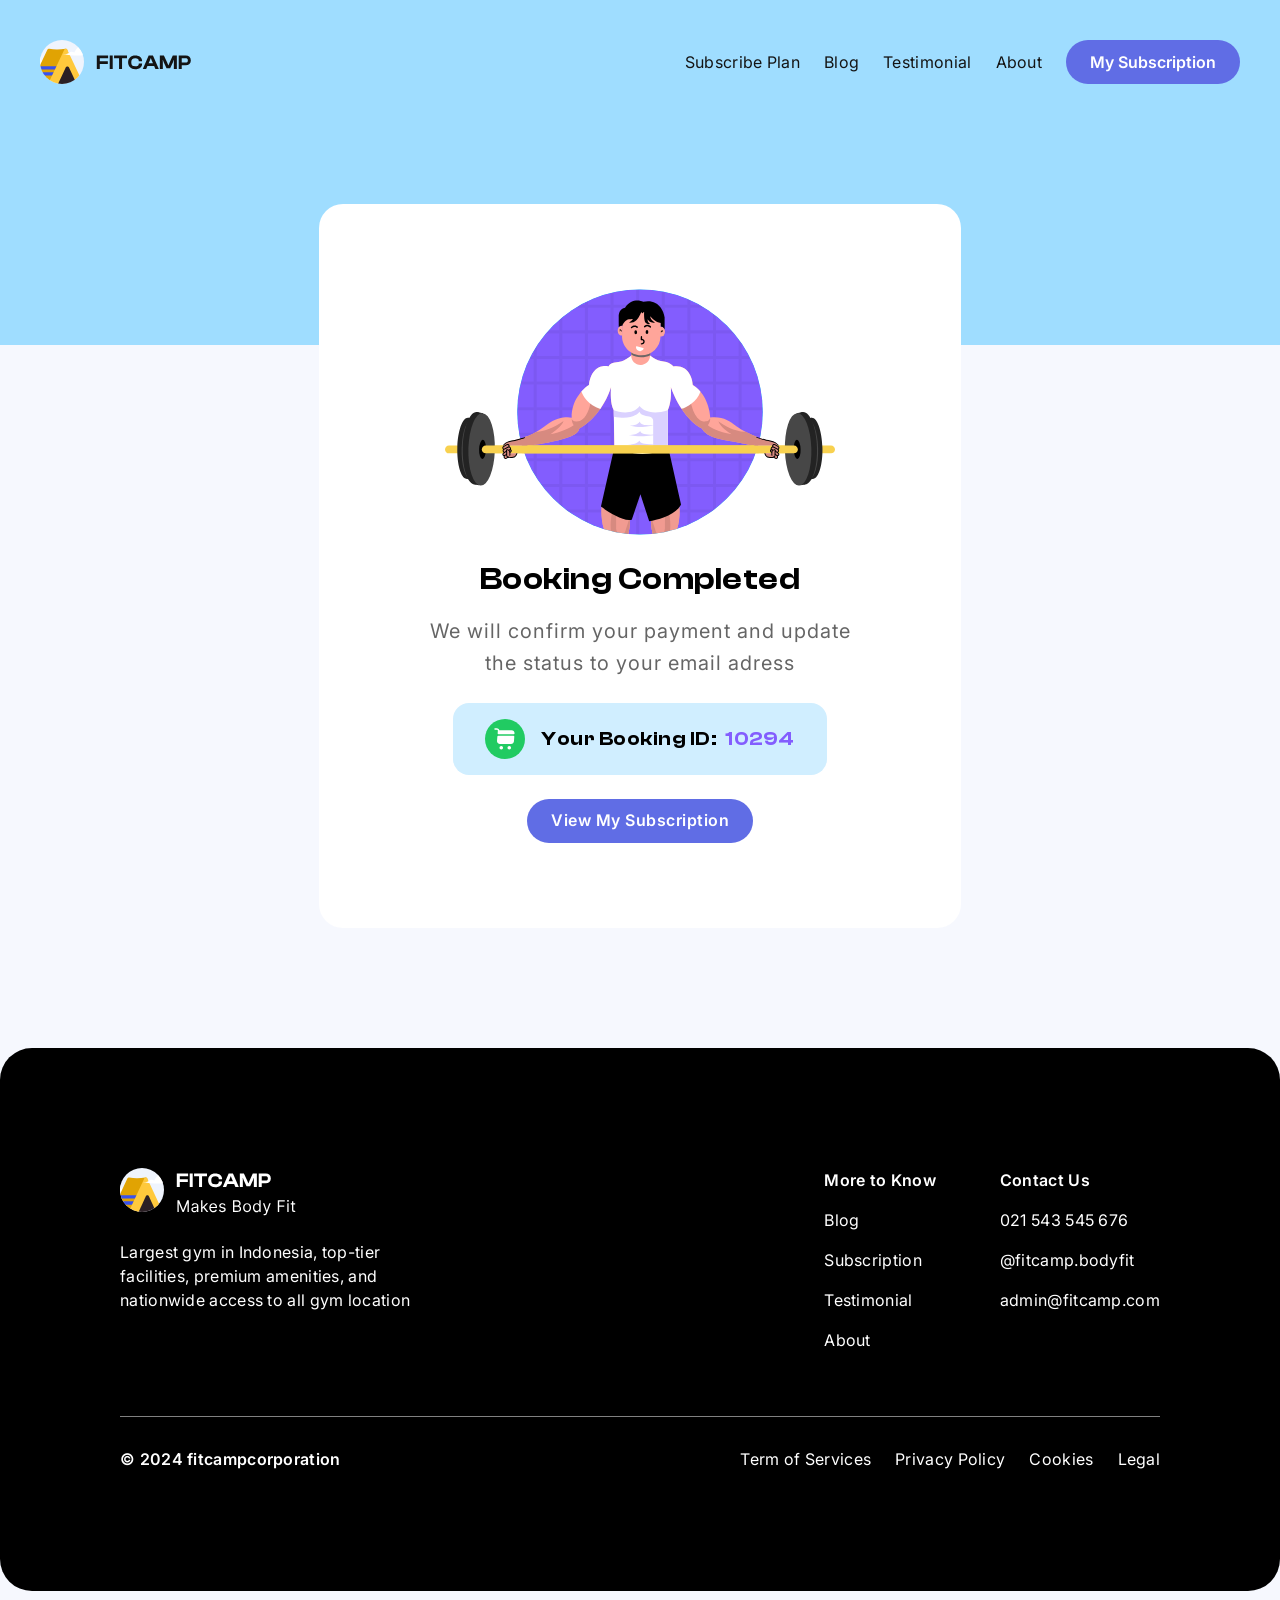
<file: public/fitnes/booking-complete.html>
<!doctype html>
<html>
<head>
    <meta charset="UTF-8">
    <meta name="viewport" content="width=device-width, initial-scale=1.0">
    <link href="./output.css" rel="stylesheet">
    <link rel="stylesheet" href="https://fonts.googleapis.com/css2?family=Inter:ital,opsz,wght@0,14..32,100..900;1,14..32,100..900&display=swap">
    <link rel="stylesheet" href="assets/fonts/clash-display/clash-display.css">
    <link href="https://fonts.googleapis.com/css2?family=Poppins:wght@400;500;600;700;800;900&display=swap" rel="stylesheet" />
</head>
<body>
    <div id="background" class="absolute w-full h-[345px] top-0 z-0 bg-[#9FDDFF]"></div>
    <nav class="relative flex items-center justify-between w-full max-w-[1280px] mx-auto px-10 mt-10">
        <a href="index.html">
            <img src="assets/images/logos/Logo.svg" class="flex shrink-0" alt="logo">
        </a>
        <ul class="flex items-center gap-6 justify-end">
            <li>
                <a href="#" class="leading-19 tracking-03 text-[#141414]">Subscribe Plan</a>
            </li>
            <li>
                <a href="#" class="leading-19 tracking-03 text-[#141414]">Blog</a>
            </li>
            <li>
                <a href="#" class="leading-19 tracking-03 text-[#141414]">Testimonial</a>
            </li>
            <li>
                <a href="#" class="leading-19 tracking-03 text-[#141414]">About</a>
            </li>
            <li>
                <a href="#" class="leading-19 tracking-0.5 text-white font-semibold rounded-[22px] py-3 px-6 bg-[#606DE5]">My Subscription</a>
            </li>
        </ul>
    </nav>
    <div class="relative flex flex-col items-center w-full max-w-[642px] text-center rounded-3xl p-8 py-[85px] gap-6 bg-white mx-auto mt-[120px]">
        <img src="assets/images/icons/Success.svg" class="w-[390px] flex shrink-0" alt="icon">
        <div class="flex flex-col items-center gap-4">
            <h1 class="font-['ClashDisplay-SemiBold'] text-[32px] leading-10 tracking-05">Booking Completed</h1>
            <p class="text-xl leading-8 tracking-[1px] opacity-60">
                We will confirm your payment and update <br>
                the status to your email adress
            </p>
        </div>
        <div class="w-fit flex items-center rounded-2xl py-4 px-8 gap-4 bg-[#D0EEFF]">
            <img src="assets/images/icons/cart.svg" class="w-10 h-10 flex shrink-0" alt="icon">
            <p class="font-['ClashDisplay-SemiBold'] text-xl leading-[34px] tracking-05">Your Booking ID:<span class="ml-2 text-[#835DFE]">10294</span></p>
        </div>
        <a href="view-subs.html" class="w-fit rounded-full py-3 px-6 bg-[#606DE5] font-semibold leading-19 tracking-05 text-white text-center">View My Subscription</a>
    </div>

    <footer class="flex flex-col w-full max-w-[1312px] mx-auto rounded-[32px] bg-black p-[120px] mt-[120px] mb-16">
        <div class="flex justify-between">
            <div class="flex flex-col gap-6 max-w-[306px] text-start">
                <img src="assets/images/logos/Logo-2.svg" class="h-12 w-fit" alt="icon">
                <p class="tracking-03 text-white">Largest gym in Indonesia, top-tier facilities, premium amenities, and nationwide access to all gym location</p>
            </div>
            <nav class="flex gap-16 justify-end text-white">
                <ul class="flex flex-col gap-4">
                    <p class="font-semibold tracking-03">More to Know</p>
                    <li>
                        <a href="#" class="tracking-03">Blog</a>
                    </li>
                    <li>
                        <a href="#" class="tracking-03">Subscription</a>
                    </li>
                    <li>
                        <a href="#" class="tracking-03">Testimonial</a>
                    </li>
                    <li>
                        <a href="#" class="tracking-03">About</a>
                    </li>
                </ul>
                <ul class="flex flex-col gap-4">
                    <p class="font-semibold tracking-03">Contact Us</p>
                    <li>
                        <a href="#" class="tracking-03">021 543 545 676</a>
                    </li>
                    <li>
                        <a href="#" class="tracking-03">@fitcamp.bodyfit</a>
                    </li>
                    <li>
                        <a href="#" class="tracking-03">admin@fitcamp.com</a>
                    </li>
                </ul>
            </nav>
        </div>
        <hr class="border-white/50 mt-16">
        <div class="flex items-center justify-between mt-[30px]">
            <p class="font-semibold tracking-03 text-white">© 2024 fitcampcorporation</p>
            <ul class="flex items-center justify-end gap-6 text-white">
                <li>
                    <a href="#" class="tracking-03">Term of Services</a>
                </li>
                <li>
                    <a href="#" class="tracking-03">Privacy Policy</a>
                </li>
                <li>
                    <a href="#" class="tracking-03">Cookies</a>
                </li>
                <li>
                    <a href="#" class="tracking-03">Legal</a>
                </li>
            </ul>
        </div>
    </footer>

</body>
</html>
</file>
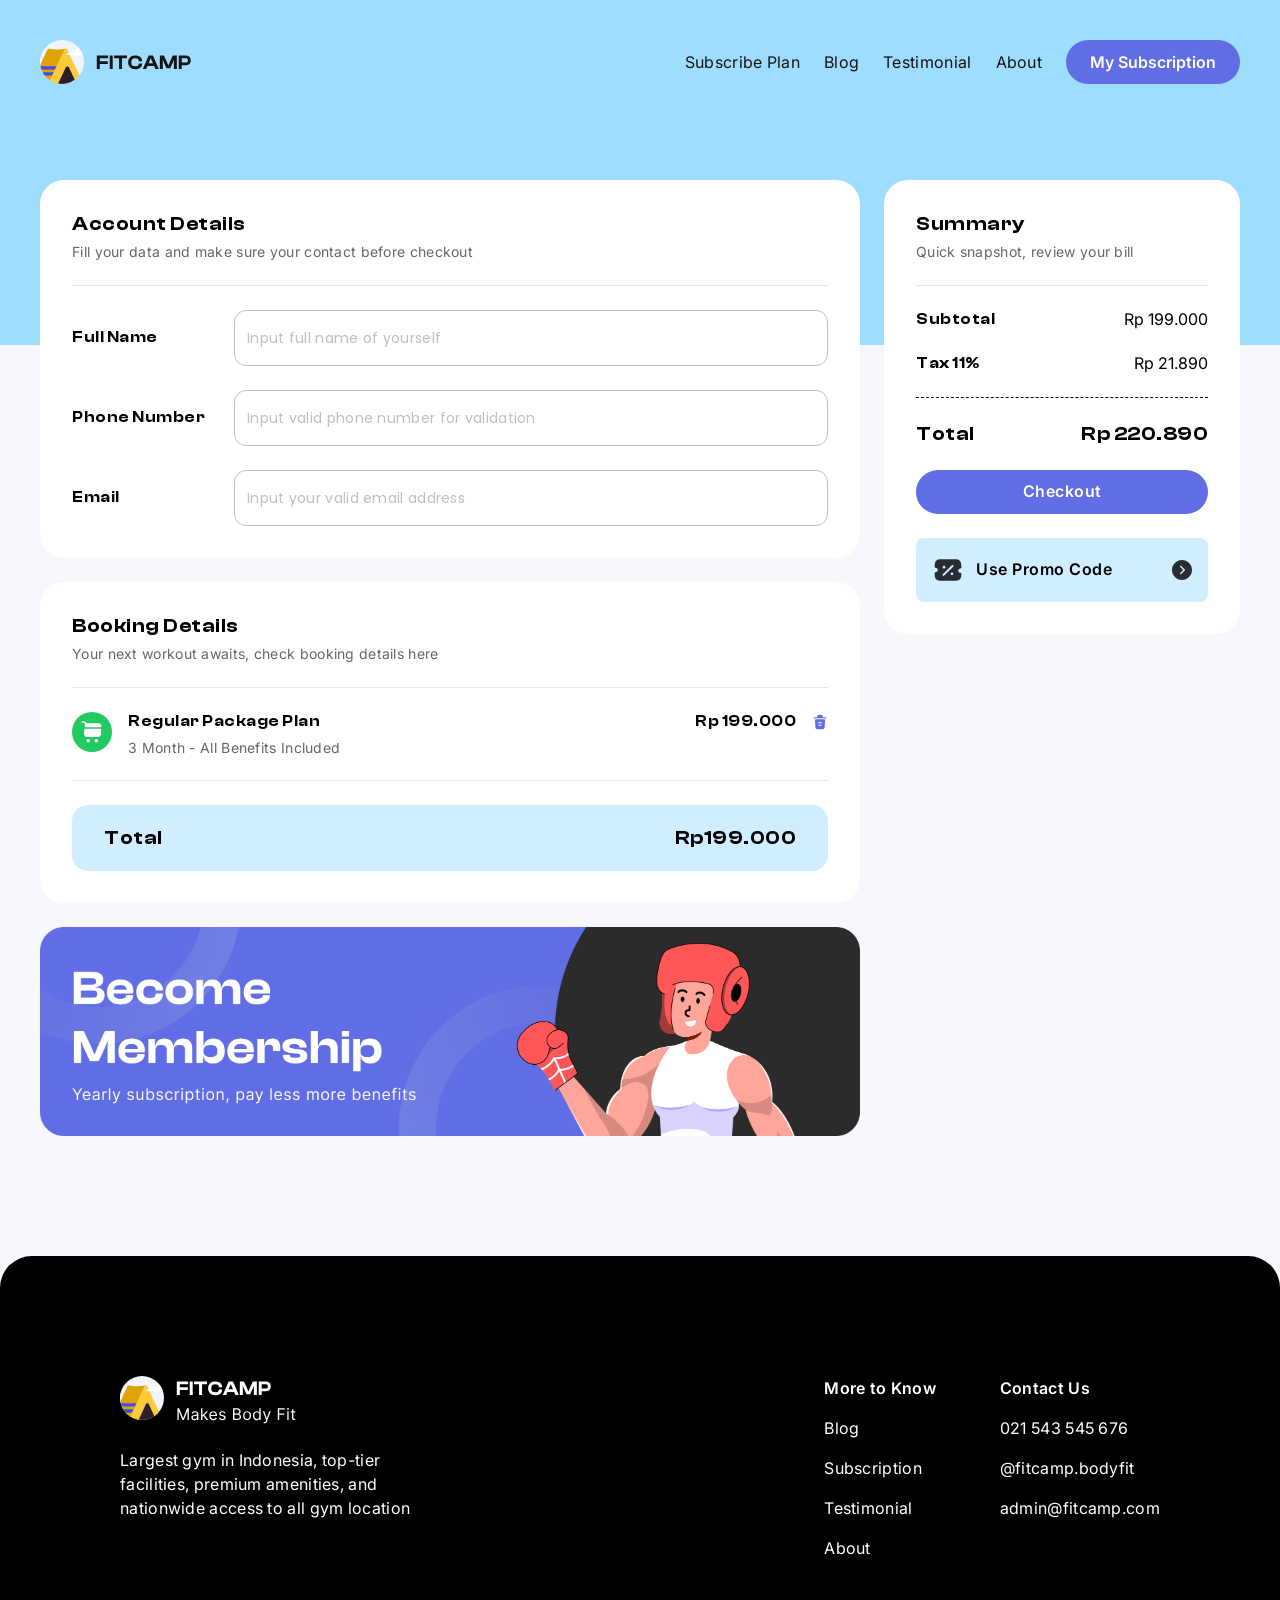
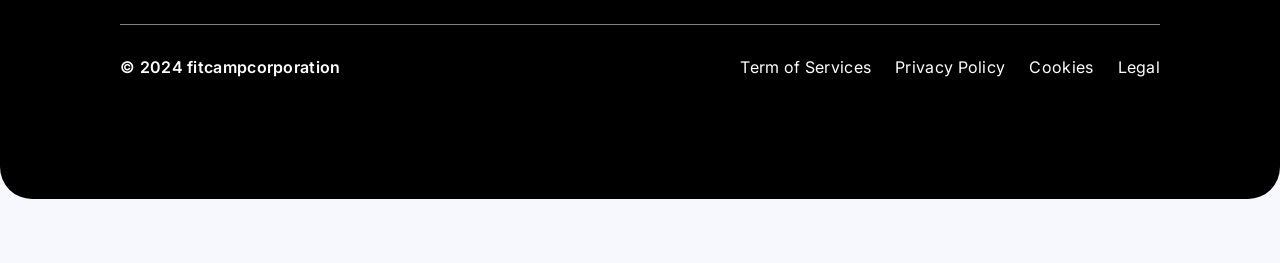
<file: public/fitnes/checkout.html>
<!doctype html>
<html>
<head>
    <meta charset="UTF-8">
    <meta name="viewport" content="width=device-width, initial-scale=1.0">
    <link href="./output.css" rel="stylesheet">
    <link rel="stylesheet" href="https://fonts.googleapis.com/css2?family=Inter:ital,opsz,wght@0,14..32,100..900;1,14..32,100..900&display=swap">
    <link rel="stylesheet" href="assets/fonts/clash-display/clash-display.css">
    <link href="https://fonts.googleapis.com/css2?family=Poppins:wght@400;500;600;700;800;900&display=swap" rel="stylesheet" />
</head>
<body>
    <div id="background" class="absolute w-full h-[345px] top-0 z-0 bg-[#9FDDFF]"></div>
    <nav class="relative flex items-center justify-between w-full max-w-[1280px] mx-auto px-10 mt-10">
        <a href="index.html">
            <img src="assets/images/logos/Logo.svg" class="flex shrink-0" alt="logo">
        </a>
        <ul class="flex items-center gap-6 justify-end">
            <li>
                <a href="#" class="leading-19 tracking-03 text-[#141414]">Subscribe Plan</a>
            </li>
            <li>
                <a href="#" class="leading-19 tracking-03 text-[#141414]">Blog</a>
            </li>
            <li>
                <a href="#" class="leading-19 tracking-03 text-[#141414]">Testimonial</a>
            </li>
            <li>
                <a href="#" class="leading-19 tracking-03 text-[#141414]">About</a>
            </li>
            <li>
                <a href="#" class="leading-19 tracking-0.5 text-white font-semibold rounded-[22px] py-3 px-6 bg-[#606DE5]">My Subscription</a>
            </li>
        </ul>
    </nav>
    <form action="payment.html" id="content" class="relative flex w-full max-w-[1280px] gap-6 mx-auto px-10 mt-[96px]">
        <div class="flex flex-col gap-6 w-full max-w-[820px] shrink-0">
            <div id="account" class="flex flex-col w-full rounded-3xl p-8 gap-6 bg-white">
                <div class="flex flex-col gap-2">
                    <p class="font-['ClashDisplay-SemiBold'] text-xl leading-6 tracking-05">Account Details</p>
                    <p class="text-sm leading-16 tracking-03 opacity-60">Fill your data and make sure your contact before checkout</p>
                </div>
                <hr class="border-black opacity-10">
                <label class="group flex items-center">
                    <p class="flex w-[162px] shrink-0 font-['ClashDisplay-SemiBold'] leading-19 tracking-05">Full Name</p>
                    <input type="text" name="" id="" class="outline-none flex w-full rounded-xl px-3 py-4 border border-[#BFBFBF] bg-white font-['Poppins'] text-sm leading-[22px] tracking-03 placeholder:text-[#BFBFBF] transition-all duration-300 group-focus-within:border-black" placeholder="Input full name of yourself">
                </label>
                <label class="group flex items-center">
                    <p class="flex w-[162px] shrink-0 font-['ClashDisplay-SemiBold'] leading-19 tracking-05">Phone Number</p>
                    <input type="tel" name="" id="" class="outline-none flex w-full rounded-xl px-3 py-4 border border-[#BFBFBF] bg-white font-['Poppins'] text-sm leading-[22px] tracking-03 placeholder:text-[#BFBFBF] transition-all duration-300 group-focus-within:border-black" placeholder="Input valid phone number for validation ">
                </label>
                <label class="group flex items-center">
                    <p class="flex w-[162px] shrink-0 font-['ClashDisplay-SemiBold'] leading-19 tracking-05">Email</p>
                    <input type="email" name="" id="" class="outline-none flex w-full rounded-xl px-3 py-4 border border-[#BFBFBF] bg-white font-['Poppins'] text-sm leading-[22px] tracking-03 placeholder:text-[#BFBFBF] transition-all duration-300 group-focus-within:border-black" placeholder="Input your valid email address">
                </label>
            </div>
            <div id="booking-items" class="flex flex-col w-full rounded-3xl p-8 gap-6 bg-white">
                <div class="flex flex-col gap-2">
                    <p class="font-['ClashDisplay-SemiBold'] text-xl leading-6 tracking-05">Booking Details</p>
                    <p class="text-sm leading-16 tracking-03 opacity-60">Your next workout awaits, check booking details here</p>
                </div>
                <hr class="border-black opacity-10">
                <div class="items flex flex-nowrap gap-4 w-full">
                    <img src="assets/images/icons/cart.svg" class="w-10 h-10 flex shrink-0" alt="icon">
                    <div class="flex flex-col gap-2 w-full">
                        <div class="flex justify-between">
                            <p class="font-['ClashDisplay-SemiBold'] leading-19 tracking-05">Regular Package Plan</p>
                            <div class="flex gap-4 items-center">
                                <p class="font-['ClashDisplay-SemiBold'] leading-19 tracking-05">Rp 199.000</p>
                                <button class="appearance-none">
                                    <img src="assets/images/icons/trash.svg" class="w-4 h-4 flex shrink-0" alt="icon">
                                </button>
                            </div>
                        </div>
                        <p class="text-sm leading-16 tracking-03 opacity-60">3 Month - All Benefits Included</p>
                    </div>
                </div>
                <hr class="border-black opacity-10">
                <div class=" w-full flex justify-between items-center rounded-2xl py-4 px-8 bg-[#D0EEFF]">
                    <p class="font-['ClashDisplay-SemiBold'] text-xl leading-[34px] tracking-05">Total</p>
                    <p class="font-['ClashDisplay-SemiBold'] text-xl leading-[34px] tracking-05 text-right">Rp199.000</p>
                </div>
            </div>
            <div class="flex w-full aspect-[820/209]">
                <img src="assets/images/thumbnails/banner.png" class="w-full h-full object-contain" alt="banner">
            </div>
        </div>
        <div class="flex flex-col gap-6 w-full">
            <div class="flex flex-col w-full rounded-3xl p-8 gap-6 bg-white">
                <div class="flex flex-col gap-2">
                    <p class="font-['ClashDisplay-SemiBold'] text-xl leading-6 tracking-05">Summary</p>
                    <p class="text-sm leading-16 tracking-03 opacity-60">Quick snapshot, review your bill</p>
                </div>
                <hr class="border-black opacity-10">
                <div class="flex items-center justify-between">
                    <p class="font-['ClashDisplay-SemiBold'] leading-19 tracking-05">Subtotal</p>
                    <p class="leading-19">Rp 199.000</p>
                </div>
                <div class="flex items-center justify-between">
                    <p class="font-['ClashDisplay-SemiBold'] leading-19 tracking-05">Tax 11%</p>
                    <p class="leading-19">Rp 21.890</p>
                </div>
                <hr class="border-black border-dashed">
                <div class="flex items-center justify-between">
                    <p class="font-['ClashDisplay-SemiBold'] text-xl leading-6 tracking-05">Total</p>
                    <p class="font-['ClashDisplay-SemiBold'] text-xl leading-6 tracking-05">Rp 220.890</p>
                </div>
                <button type="submit" class="rounded-full py-3 px-6 bg-[#606DE5] font-semibold leading-19 tracking-05 text-white text-center">Checkout</button>
                <button type="button" class="w-full flex justify-between items-center rounded-lg p-4 bg-[#D0EEFF]">
                    <div class="flex items-center gap-3">
                        <img src="assets/images/icons/ticket-discount.svg" class="w-8 h-8 flex shrink-0" alt="icon">
                        <p class="font-semibold leading-19 tracking-05">Use Promo Code</p>
                    </div>
                    <img src="assets/images/icons/Vector.svg" class="w-5 h-5 flex shrink-0" alt="icon">
                </button>
            </div>
        </div>
    </form>

    <footer class="flex flex-col w-full max-w-[1312px] mx-auto rounded-[32px] bg-black p-[120px] mt-[120px] mb-16">
        <div class="flex justify-between">
            <div class="flex flex-col gap-6 max-w-[306px] text-start">
                <img src="assets/images/logos/Logo-2.svg" class="h-12 w-fit" alt="icon">
                <p class="tracking-03 text-white">Largest gym in Indonesia, top-tier facilities, premium amenities, and nationwide access to all gym location</p>
            </div>
            <nav class="flex gap-16 justify-end text-white">
                <ul class="flex flex-col gap-4">
                    <p class="font-semibold tracking-03">More to Know</p>
                    <li>
                        <a href="#" class="tracking-03">Blog</a>
                    </li>
                    <li>
                        <a href="#" class="tracking-03">Subscription</a>
                    </li>
                    <li>
                        <a href="#" class="tracking-03">Testimonial</a>
                    </li>
                    <li>
                        <a href="#" class="tracking-03">About</a>
                    </li>
                </ul>
                <ul class="flex flex-col gap-4">
                    <p class="font-semibold tracking-03">Contact Us</p>
                    <li>
                        <a href="#" class="tracking-03">021 543 545 676</a>
                    </li>
                    <li>
                        <a href="#" class="tracking-03">@fitcamp.bodyfit</a>
                    </li>
                    <li>
                        <a href="#" class="tracking-03">admin@fitcamp.com</a>
                    </li>
                </ul>
            </nav>
        </div>
        <hr class="border-white/50 mt-16">
        <div class="flex items-center justify-between mt-[30px]">
            <p class="font-semibold tracking-03 text-white">© 2024 fitcampcorporation</p>
            <ul class="flex items-center justify-end gap-6 text-white">
                <li>
                    <a href="#" class="tracking-03">Term of Services</a>
                </li>
                <li>
                    <a href="#" class="tracking-03">Privacy Policy</a>
                </li>
                <li>
                    <a href="#" class="tracking-03">Cookies</a>
                </li>
                <li>
                    <a href="#" class="tracking-03">Legal</a>
                </li>
            </ul>
        </div>
    </footer>
</body>
</html>
</file>
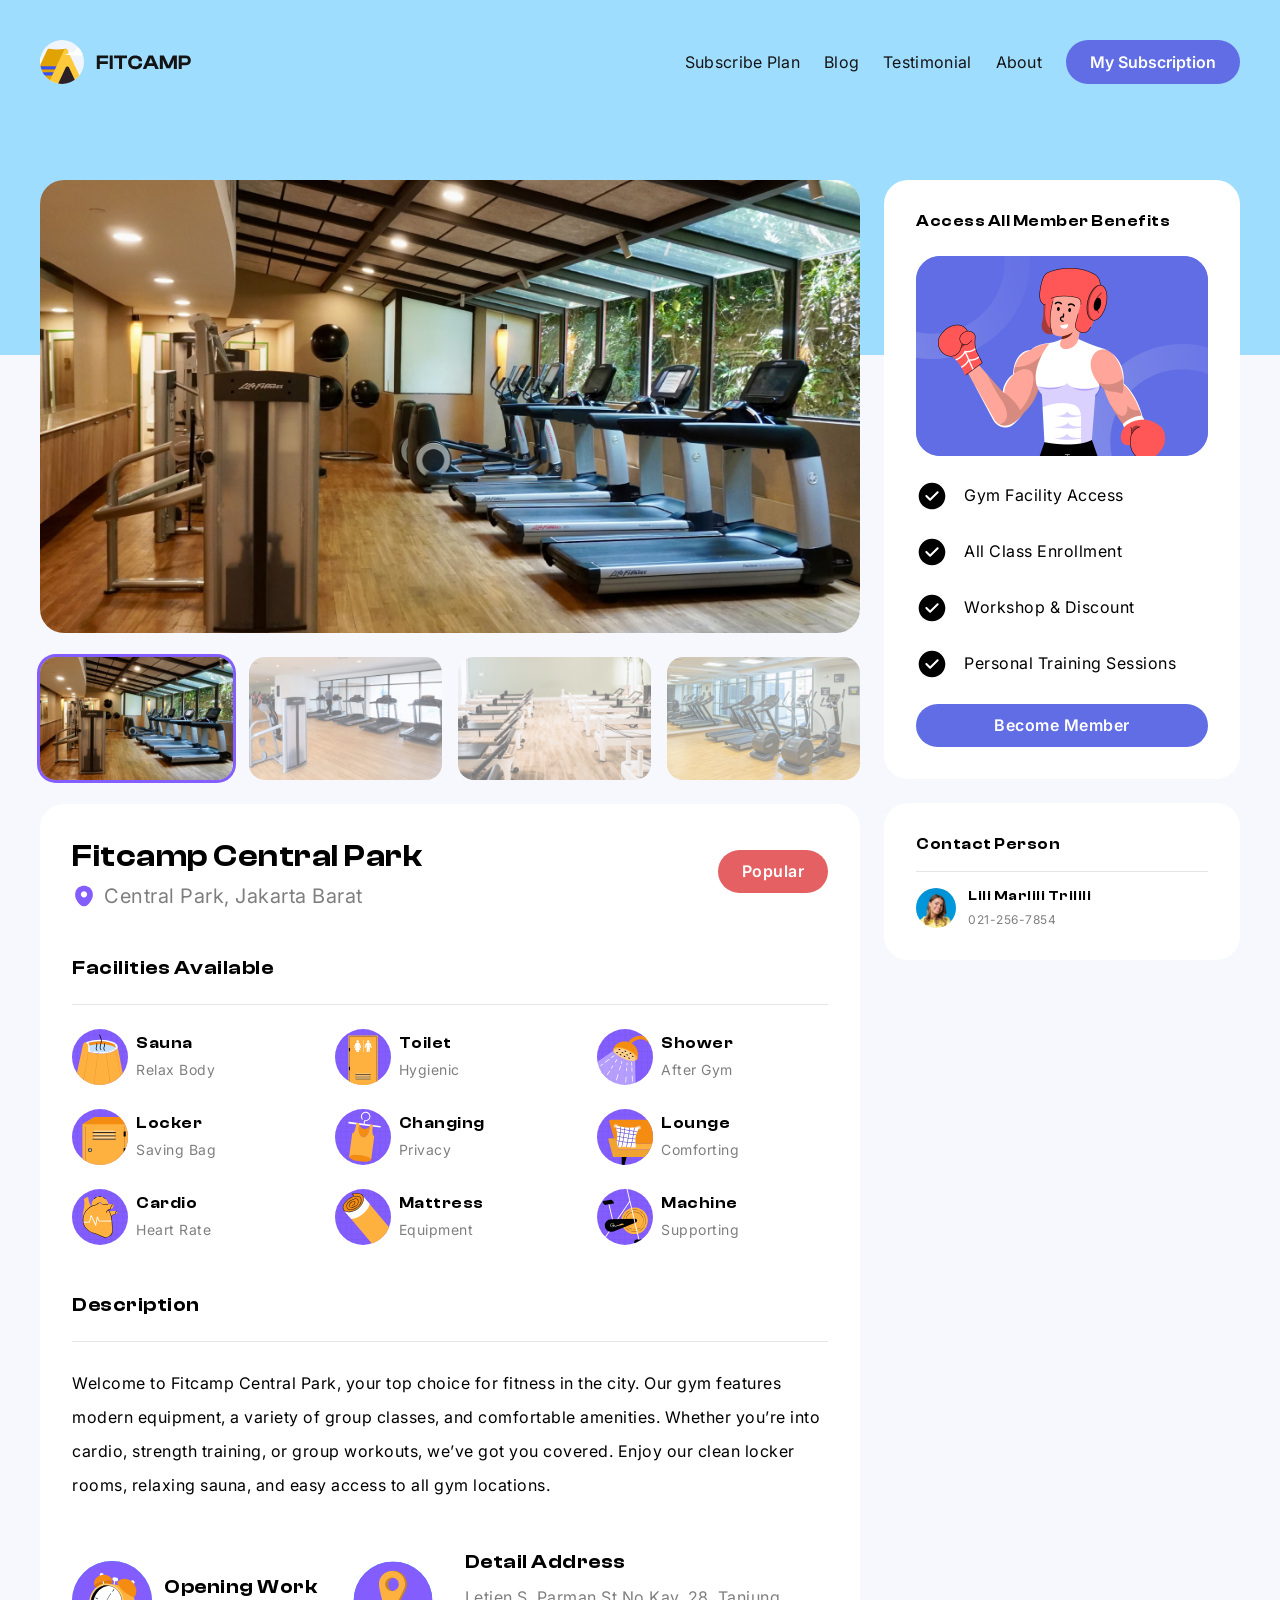
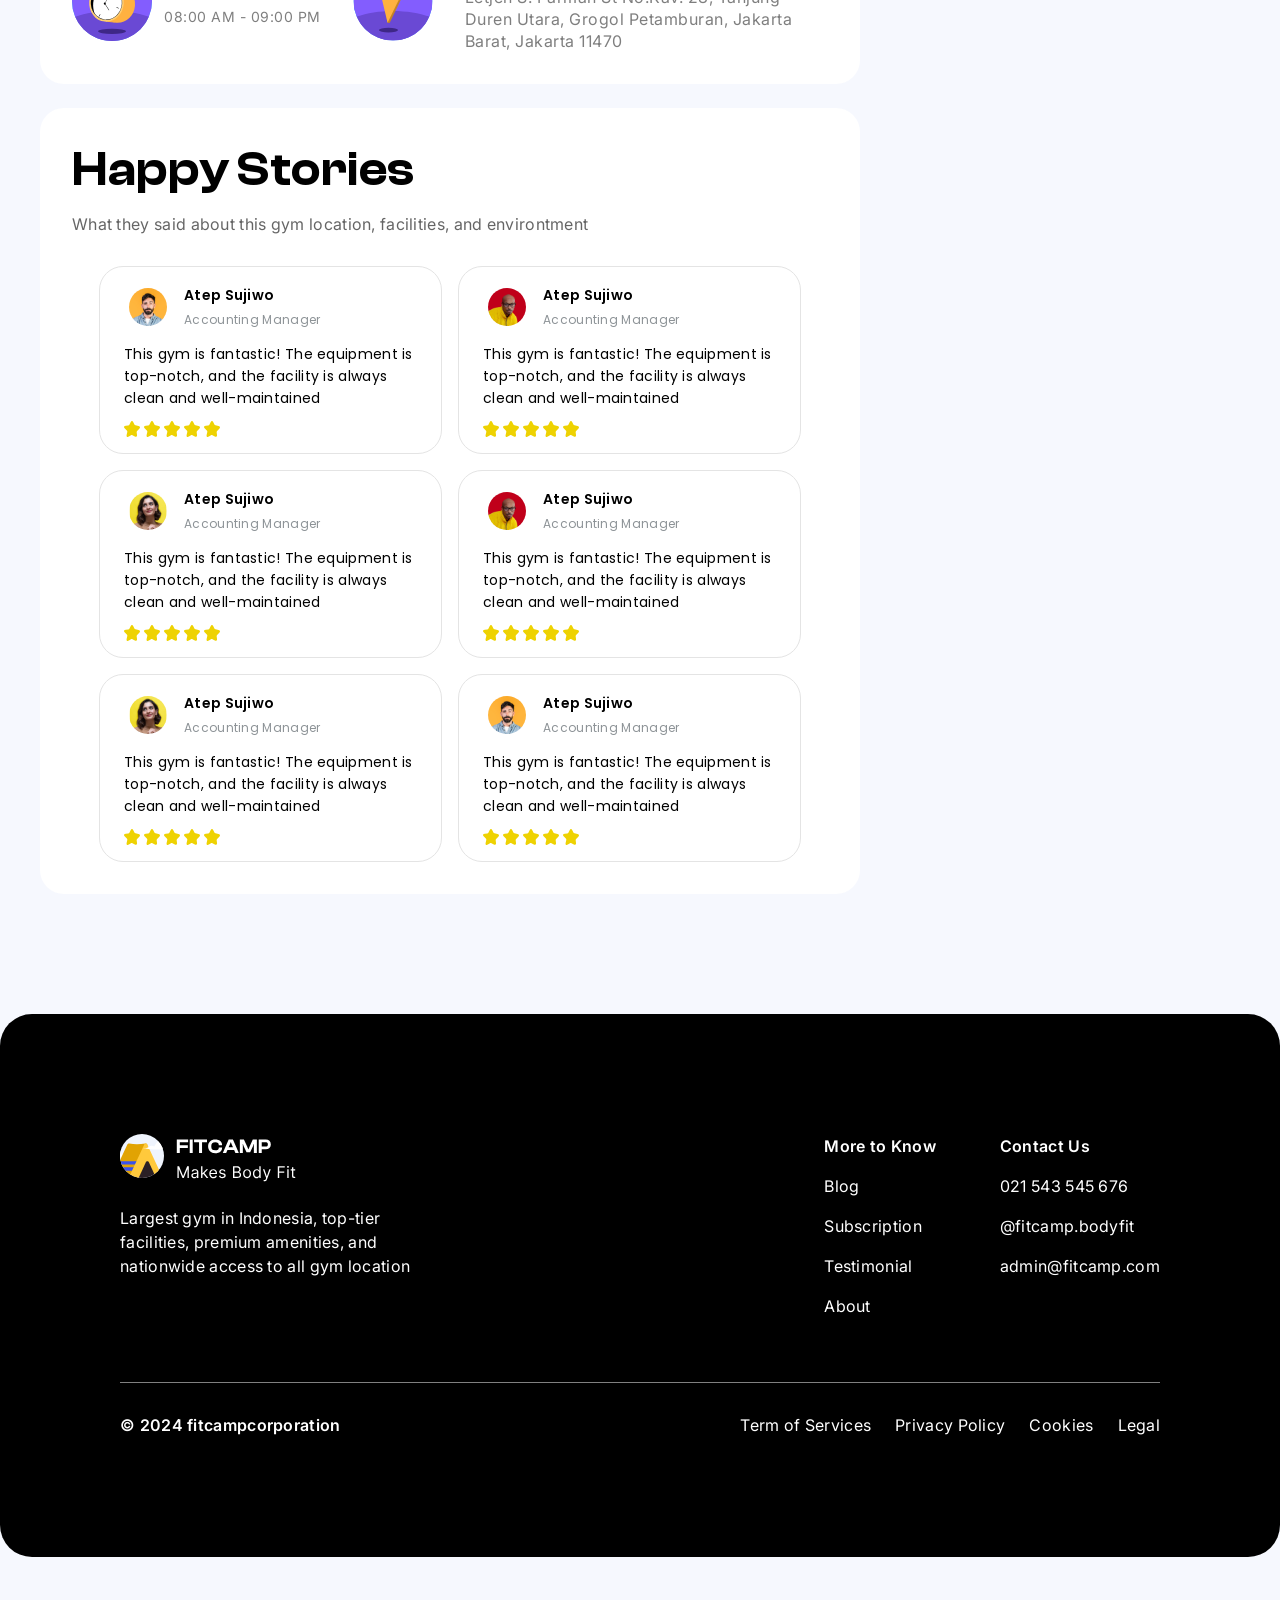
<file: public/fitnes/details.html>
<!doctype html>
<html>
<head>
    <meta charset="UTF-8">
    <meta name="viewport" content="width=device-width, initial-scale=1.0">
    <link href="./output.css" rel="stylesheet">
    <link rel="stylesheet" href="https://fonts.googleapis.com/css2?family=Inter:ital,opsz,wght@0,14..32,100..900;1,14..32,100..900&display=swap">
    <link rel="stylesheet" href="assets/fonts/clash-display/clash-display.css">
    <link href="https://fonts.googleapis.com/css2?family=Poppins:wght@400;500;600;700;800;900&display=swap" rel="stylesheet" />
</head>
<body>
    <div id="background" class="absolute w-full h-[355px] top-0 z-0 bg-[#9FDDFF]"></div>
    <nav class="relative flex items-center justify-between w-full max-w-[1280px] mx-auto px-10 mt-10">
        <a href="index.html">
            <img src="assets/images/logos/Logo.svg" class="flex shrink-0" alt="logo">
        </a>
        <ul class="flex items-center gap-6 justify-end">
            <li>
                <a href="#" class="leading-19 tracking-03 text-[#141414]">Subscribe Plan</a>
            </li>
            <li>
                <a href="#" class="leading-19 tracking-03 text-[#141414]">Blog</a>
            </li>
            <li>
                <a href="#" class="leading-19 tracking-03 text-[#141414]">Testimonial</a>
            </li>
            <li>
                <a href="#" class="leading-19 tracking-03 text-[#141414]">About</a>
            </li>
            <li>
                <a href="#" class="leading-19 tracking-0.5 text-white font-semibold rounded-[22px] py-3 px-6 bg-[#606DE5]">My Subscription</a>
            </li>
        </ul>
    </nav>
    <main id="content" class="relative flex w-full max-w-[1280px] gap-6 mx-auto px-10 mt-[96px]">
        <section id="details" class="flex flex-col gap-6 w-full max-w-[820px] flex-1">
            <div id="main-thumbnail" class="w-full h-[453px] rounded-3xl bg-[#06425E] overflow-hidden">
                <img src="assets/images/thumbnails/th5.png" class="w-full h-full object-cover" alt="main thumbnail">
            </div>
            <div id="gallery" class="grid grid-cols-4 gap-4">
                <button class="w-full rounded-2xl bg-[#D9D9D9] overflow-hidden transition-all duration-300 ring-[3px] ring-[#835DFE]">
                    <img src="assets/images/thumbnails/th5.png" class="w-full h-full object-cover" alt="thumbnail">
                </button>
                <button class="w-full rounded-2xl bg-[#D9D9D9] overflow-hidden transition-all duration-300 opacity-50">
                    <img src="assets/images/thumbnails/th1.png" class="w-full h-full object-cover" alt="thumbnail">
                </button>
                <button class="w-full rounded-2xl bg-[#D9D9D9] overflow-hidden transition-all duration-300 opacity-50">
                    <img src="assets/images/thumbnails/th2.png" class="w-full h-full object-cover" alt="thumbnail">
                </button>
                <button class="w-full rounded-2xl bg-[#D9D9D9] overflow-hidden transition-all duration-300 opacity-50">
                    <img src="assets/images/thumbnails/th3.png" class="w-full h-full object-cover" alt="thumbnail">
                </button>
            </div>
            <div id="place-info" class="flex flex-col w-full rounded-3xl p-8 gap-12 bg-white">
                <div class="flex items-center justify-between gap-4">
                    <div class="flex flex-col gap-2">
                        <h1 class="font-['ClashDisplay-SemiBold'] text-[32px] leading-[40px] tracking-05">Fitcamp Central Park</h1>
                        <div class="flex items-center gap-2">
                            <img src="assets/images/icons/location-puple.svg" class="flex shrink-0" alt="icon">
                            <p class="text-xl leading-6 tracking-05 opacity-50">Central Park, Jakarta Barat</p>
                        </div>
                    </div>
                    <p class="rounded-full py-3 px-6 bg-[#E56062] w-fit font-semibold leading-19 tracking-05 text-white">Popular</p>
                </div>
                <div class="flex flex-col gap-6">
                    <h2 class="font-['ClashDisplay-SemiBold'] text-xl leading-6 tracking-05">Facilities Available</h2>
                    <hr class="opacity-10 border-black">
                    <div class="grid grid-cols-3 gap-x-8 gap-y-6">
                        <div class="flex items-center gap-2">
                            <img src="assets/images/icons/Sauna.svg" class="w-[56px] h-[56px] flex shrink-0" alt="icon">
                            <div class="flex flex-col gap-2">
                                <p class="font-['ClashDisplay-SemiBold'] leading-19 tracking-05">Sauna</p>
                                <p class="text-sm leading-16 tracking-05 opacity-50">Relax Body</p>
                            </div>
                        </div>
                        <div class="flex items-center gap-2">
                            <img src="assets/images/icons/Toilet.svg" class="w-[56px] h-[56px] flex shrink-0" alt="icon">
                            <div class="flex flex-col gap-2">
                                <p class="font-['ClashDisplay-SemiBold'] leading-19 tracking-05">Toilet</p>
                                <p class="text-sm leading-16 tracking-05 opacity-50">Hygienic</p>
                            </div>
                        </div>
                        <div class="flex items-center gap-2">
                            <img src="assets/images/icons/Shower Room.svg" class="w-[56px] h-[56px] flex shrink-0" alt="icon">
                            <div class="flex flex-col gap-2">
                                <p class="font-['ClashDisplay-SemiBold'] leading-19 tracking-05">Shower</p>
                                <p class="text-sm leading-16 tracking-05 opacity-50">After Gym</p>
                            </div>
                        </div>
                        <div class="flex items-center gap-2">
                            <img src="assets/images/icons/Locker.svg" class="w-[56px] h-[56px] flex shrink-0" alt="icon">
                            <div class="flex flex-col gap-2">
                                <p class="font-['ClashDisplay-SemiBold'] leading-19 tracking-05">Locker</p>
                                <p class="text-sm leading-16 tracking-05 opacity-50">Saving Bag</p>
                            </div>
                        </div>
                        <div class="flex items-center gap-2">
                            <img src="assets/images/icons/Changing Room.svg" class="w-[56px] h-[56px] flex shrink-0" alt="icon">
                            <div class="flex flex-col gap-2">
                                <p class="font-['ClashDisplay-SemiBold'] leading-19 tracking-05">Changing</p>
                                <p class="text-sm leading-16 tracking-05 opacity-50">Privacy</p>
                            </div>
                        </div>
                        <div class="flex items-center gap-2">
                            <img src="assets/images/icons/Longue.svg" class="w-[56px] h-[56px] flex shrink-0" alt="icon">
                            <div class="flex flex-col gap-2">
                                <p class="font-['ClashDisplay-SemiBold'] leading-19 tracking-05">Lounge</p>
                                <p class="text-sm leading-16 tracking-05 opacity-50">Comforting</p>
                            </div>
                        </div>
                        <div class="flex items-center gap-2">
                            <img src="assets/images/icons/cardio.svg" class="w-[56px] h-[56px] flex shrink-0" alt="icon">
                            <div class="flex flex-col gap-2">
                                <p class="font-['ClashDisplay-SemiBold'] leading-19 tracking-05">Cardio</p>
                                <p class="text-sm leading-16 tracking-05 opacity-50">Heart Rate</p>
                            </div>
                        </div>
                        <div class="flex items-center gap-2">
                            <img src="assets/images/icons/Matras.svg" class="w-[56px] h-[56px] flex shrink-0" alt="icon">
                            <div class="flex flex-col gap-2">
                                <p class="font-['ClashDisplay-SemiBold'] leading-19 tracking-05">Mattress</p>
                                <p class="text-sm leading-16 tracking-05 opacity-50">Equipment</p>
                            </div>
                        </div>
                        <div class="flex items-center gap-2">
                            <img src="assets/images/icons/Workout.svg" class="w-[56px] h-[56px] flex shrink-0" alt="icon">
                            <div class="flex flex-col gap-2">
                                <p class="font-['ClashDisplay-SemiBold'] leading-19 tracking-05">Machine</p>
                                <p class="text-sm leading-16 tracking-05 opacity-50">Supporting</p>
                            </div>
                        </div>
                    </div>
                </div>
                <div class="flex flex-col gap-6">
                    <h2 class="font-['ClashDisplay-SemiBold'] text-xl leading-6 tracking-05">Description</h2>
                    <hr class="opacity-10 border-black">
                    <p class="leading-[34px] tracking-05">Welcome to Fitcamp Central Park, your top choice for fitness in the city. Our gym features modern equipment, a variety of group classes, and comfortable amenities. Whether you’re into cardio, strength training, or group workouts, we’ve got you covered. Enjoy our clean locker rooms, relaxing sauna, and easy access to all gym locations.</p>
                </div>
                <div class="flex items-center gap-8">
                    <div class="flex items-center gap-3 shrink-0">
                        <img src="assets/images/icons/Daily Time.svg" class="w-20 h-20 flex shrink-0" alt="icon">
                        <div class="flex flex-col gap-2">
                            <p class="font-['ClashDisplay-SemiBold'] text-xl leading-6 tracking-05">Opening Work</p>
                            <p class="text-sm leading-19 tracking-05 opacity-50 text-nowrap">08:00 AM - 09:00 PM</p>
                        </div>
                    </div>
                    <div class="flex items-center gap-8">
                        <img src="assets/images/icons/Adress.svg" class="w-20 h-20 flex shrink-0" alt="icon">
                        <div class="flex flex-col gap-3">
                            <p class="font-['ClashDisplay-SemiBold'] text-xl leading-6 tracking-05">Detail Address</p>
                            <p class="leading-[22px] tracking-05 opacity-50">Letjen S. Parman St No.Kav. 28, Tanjung Duren Utara, Grogol Petamburan, Jakarta Barat, Jakarta 11470</p>
                        </div>
                    </div>
                </div>
            </div>
            <div id="reviews" class="flex flex-col w-full rounded-3xl p-8 gap-8 bg-white">
                <div class="flex flex-col gap-4">
                    <h2 class="font-['ClashDisplay-SemiBold'] text-[48px] leading-[59px] tracking-05">Happy Stories</h2>
                    <p class="leading-19 tracking-03 opacity-60">What they said about this gym location, facilities, and environtment</p>
                </div>
                <div class="grid grid-cols-2 gap-4 px-[27px]">
                    <div class="font-['Poppins'] flex flex-col w-full rounded-3xl border border-[#E4E4E4] py-4 px-6 gap-3 bg-white">
                        <div class="flex items-center gap-3">
                            <div class="w-12 h-12 rounded-full border-[5px] border-white overflow-hidden">
                                <img src="assets/images/photos/Image-1.png" class="w-full h-full object-cover" alt="photo">
                            </div>
                            <div class="flex flex-col gap-1">
                                <p class="font-semibold text-sm leading-[22px] tracking-03">Atep Sujiwo</p>
                                <p class="text-xs leading-5 tracking-03 text-[#8D9397]">Accounting Manager</p>
                            </div>
                        </div>
                        <p class="text-sm leading-[22px] tracking-03">This gym is fantastic! The equipment is top-notch, and the facility is always clean and well-maintained</p>
                        <div class="flex items-center gap-1">
                            <img src="assets/images/icons/magic-star.svg" class="w-4 h-4" alt="icon">
                            <img src="assets/images/icons/magic-star.svg" class="w-4 h-4" alt="icon">
                            <img src="assets/images/icons/magic-star.svg" class="w-4 h-4" alt="icon">
                            <img src="assets/images/icons/magic-star.svg" class="w-4 h-4" alt="icon">
                            <img src="assets/images/icons/magic-star.svg" class="w-4 h-4" alt="icon">
                        </div>
                    </div>
                    <div class="font-['Poppins'] flex flex-col w-full rounded-3xl border border-[#E4E4E4] py-4 px-6 gap-3 bg-white">
                        <div class="flex items-center gap-3">
                            <div class="w-12 h-12 rounded-full border-[5px] border-white overflow-hidden">
                                <img src="assets/images/photos/Image-2.png" class="w-full h-full object-cover" alt="photo">
                            </div>
                            <div class="flex flex-col gap-1">
                                <p class="font-semibold text-sm leading-[22px] tracking-03">Atep Sujiwo</p>
                                <p class="text-xs leading-5 tracking-03 text-[#8D9397]">Accounting Manager</p>
                            </div>
                        </div>
                        <p class="text-sm leading-[22px] tracking-03">This gym is fantastic! The equipment is top-notch, and the facility is always clean and well-maintained</p>
                        <div class="flex items-center gap-1">
                            <img src="assets/images/icons/magic-star.svg" class="w-4 h-4" alt="icon">
                            <img src="assets/images/icons/magic-star.svg" class="w-4 h-4" alt="icon">
                            <img src="assets/images/icons/magic-star.svg" class="w-4 h-4" alt="icon">
                            <img src="assets/images/icons/magic-star.svg" class="w-4 h-4" alt="icon">
                            <img src="assets/images/icons/magic-star.svg" class="w-4 h-4" alt="icon">
                        </div>
                    </div>
                    <div class="font-['Poppins'] flex flex-col w-full rounded-3xl border border-[#E4E4E4] py-4 px-6 gap-3 bg-white">
                        <div class="flex items-center gap-3">
                            <div class="w-12 h-12 rounded-full border-[5px] border-white overflow-hidden">
                                <img src="assets/images/photos/Image-3.png" class="w-full h-full object-cover" alt="photo">
                            </div>
                            <div class="flex flex-col gap-1">
                                <p class="font-semibold text-sm leading-[22px] tracking-03">Atep Sujiwo</p>
                                <p class="text-xs leading-5 tracking-03 text-[#8D9397]">Accounting Manager</p>
                            </div>
                        </div>
                        <p class="text-sm leading-[22px] tracking-03">This gym is fantastic! The equipment is top-notch, and the facility is always clean and well-maintained</p>
                        <div class="flex items-center gap-1">
                            <img src="assets/images/icons/magic-star.svg" class="w-4 h-4" alt="icon">
                            <img src="assets/images/icons/magic-star.svg" class="w-4 h-4" alt="icon">
                            <img src="assets/images/icons/magic-star.svg" class="w-4 h-4" alt="icon">
                            <img src="assets/images/icons/magic-star.svg" class="w-4 h-4" alt="icon">
                            <img src="assets/images/icons/magic-star.svg" class="w-4 h-4" alt="icon">
                        </div>
                    </div>
                    <div class="font-['Poppins'] flex flex-col w-full rounded-3xl border border-[#E4E4E4] py-4 px-6 gap-3 bg-white">
                        <div class="flex items-center gap-3">
                            <div class="w-12 h-12 rounded-full border-[5px] border-white overflow-hidden">
                                <img src="assets/images/photos/Image-2.png" class="w-full h-full object-cover" alt="photo">
                            </div>
                            <div class="flex flex-col gap-1">
                                <p class="font-semibold text-sm leading-[22px] tracking-03">Atep Sujiwo</p>
                                <p class="text-xs leading-5 tracking-03 text-[#8D9397]">Accounting Manager</p>
                            </div>
                        </div>
                        <p class="text-sm leading-[22px] tracking-03">This gym is fantastic! The equipment is top-notch, and the facility is always clean and well-maintained</p>
                        <div class="flex items-center gap-1">
                            <img src="assets/images/icons/magic-star.svg" class="w-4 h-4" alt="icon">
                            <img src="assets/images/icons/magic-star.svg" class="w-4 h-4" alt="icon">
                            <img src="assets/images/icons/magic-star.svg" class="w-4 h-4" alt="icon">
                            <img src="assets/images/icons/magic-star.svg" class="w-4 h-4" alt="icon">
                            <img src="assets/images/icons/magic-star.svg" class="w-4 h-4" alt="icon">
                        </div>
                    </div>
                    <div class="font-['Poppins'] flex flex-col w-full rounded-3xl border border-[#E4E4E4] py-4 px-6 gap-3 bg-white">
                        <div class="flex items-center gap-3">
                            <div class="w-12 h-12 rounded-full border-[5px] border-white overflow-hidden">
                                <img src="assets/images/photos/Image-3.png" class="w-full h-full object-cover" alt="photo">
                            </div>
                            <div class="flex flex-col gap-1">
                                <p class="font-semibold text-sm leading-[22px] tracking-03">Atep Sujiwo</p>
                                <p class="text-xs leading-5 tracking-03 text-[#8D9397]">Accounting Manager</p>
                            </div>
                        </div>
                        <p class="text-sm leading-[22px] tracking-03">This gym is fantastic! The equipment is top-notch, and the facility is always clean and well-maintained</p>
                        <div class="flex items-center gap-1">
                            <img src="assets/images/icons/magic-star.svg" class="w-4 h-4" alt="icon">
                            <img src="assets/images/icons/magic-star.svg" class="w-4 h-4" alt="icon">
                            <img src="assets/images/icons/magic-star.svg" class="w-4 h-4" alt="icon">
                            <img src="assets/images/icons/magic-star.svg" class="w-4 h-4" alt="icon">
                            <img src="assets/images/icons/magic-star.svg" class="w-4 h-4" alt="icon">
                        </div>
                    </div>
                    <div class="font-['Poppins'] flex flex-col w-full rounded-3xl border border-[#E4E4E4] py-4 px-6 gap-3 bg-white">
                        <div class="flex items-center gap-3">
                            <div class="w-12 h-12 rounded-full border-[5px] border-white overflow-hidden">
                                <img src="assets/images/photos/Image-1.png" class="w-full h-full object-cover" alt="photo">
                            </div>
                            <div class="flex flex-col gap-1">
                                <p class="font-semibold text-sm leading-[22px] tracking-03">Atep Sujiwo</p>
                                <p class="text-xs leading-5 tracking-03 text-[#8D9397]">Accounting Manager</p>
                            </div>
                        </div>
                        <p class="text-sm leading-[22px] tracking-03">This gym is fantastic! The equipment is top-notch, and the facility is always clean and well-maintained</p>
                        <div class="flex items-center gap-1">
                            <img src="assets/images/icons/magic-star.svg" class="w-4 h-4" alt="icon">
                            <img src="assets/images/icons/magic-star.svg" class="w-4 h-4" alt="icon">
                            <img src="assets/images/icons/magic-star.svg" class="w-4 h-4" alt="icon">
                            <img src="assets/images/icons/magic-star.svg" class="w-4 h-4" alt="icon">
                            <img src="assets/images/icons/magic-star.svg" class="w-4 h-4" alt="icon">
                        </div>
                    </div>
                </div>
            </div>
        </section>
        <aside class="flex flex-col gap-6">
            <div class="flex flex-col w-full rounded-3xl p-8 gap-6 bg-white">
                <p class="font-['ClashDisplay-SemiBold'] leading-19 tracking-05">Access All Member Benefits</p>
                <div class="flex w-full h-[200px] rounded-3xl overflow-hidden bg-[#606DE5]">
                    <img src="assets/images/thumbnails/Regular.png" class="w-full h-full object-cover" alt="icon">
                </div>
                <div class="flex items-center gap-4">
                    <img src="assets/images/icons/tick-circle.svg" class="w-8 h-8 flex shrink-0" alt="icon">
                    <p class="leading-19 tracking-05">Gym Facility Access</p>
                </div>
                <div class="flex items-center gap-4">
                    <img src="assets/images/icons/tick-circle.svg" class="w-8 h-8 flex shrink-0" alt="icon">
                    <p class="leading-19 tracking-05">All Class Enrollment</p>
                </div>
                <div class="flex items-center gap-4">
                    <img src="assets/images/icons/tick-circle.svg" class="w-8 h-8 flex shrink-0" alt="icon">
                    <p class="leading-19 tracking-05">Workshop & Discount</p>
                </div>
                <div class="flex items-center gap-4">
                    <img src="assets/images/icons/tick-circle.svg" class="w-8 h-8 flex shrink-0" alt="icon">
                    <p class="leading-19 tracking-05">Personal Training Sessions</p>
                </div>
                <a href="subscription-list.html" class="rounded-full py-3 px-6 bg-[#606DE5] font-semibold leading-19 tracking-05 text-white text-center">Become Member</a>
            </div>
            <div class="flex flex-col w-full rounded-3xl p-8 gap-4 bg-white">
                <p class="font-['ClashDisplay-SemiBold'] leading-19 tracking-05">Contact Person</p>
                <hr class="border-black opacity-10">
                <div class="flex items-center gap-3">
                    <div class="flex w-10 h-10 rounded-full overflow-hidden">
                        <img src="assets/images/photos/Image-4.png" class="w-full h-full object-cover" alt="photo">
                    </div>
                    <div class="flex flex-col gap-2">
                        <p class="font-['ClashDisplay-SemiBold'] text-sm leading-17 tracking-05">Lili Marlili Trilili</p>
                        <p class="text-xs leading-14 tracking-05 opacity-50">021-256-7854</p>
                    </div>
                </div>
            </div>
        </aside>
    </main>

    <footer class="flex flex-col w-full max-w-[1312px] mx-auto rounded-[32px] bg-black p-[120px] mt-[120px] mb-16">
        <div class="flex justify-between">
            <div class="flex flex-col gap-6 max-w-[306px] text-start">
                <img src="assets/images/logos/Logo-2.svg" class="h-12 w-fit" alt="icon">
                <p class="tracking-03 text-white">Largest gym in Indonesia, top-tier facilities, premium amenities, and nationwide access to all gym location</p>
            </div>
            <nav class="flex gap-16 justify-end text-white">
                <ul class="flex flex-col gap-4">
                    <p class="font-semibold tracking-03">More to Know</p>
                    <li>
                        <a href="#" class="tracking-03">Blog</a>
                    </li>
                    <li>
                        <a href="#" class="tracking-03">Subscription</a>
                    </li>
                    <li>
                        <a href="#" class="tracking-03">Testimonial</a>
                    </li>
                    <li>
                        <a href="#" class="tracking-03">About</a>
                    </li>
                </ul>
                <ul class="flex flex-col gap-4">
                    <p class="font-semibold tracking-03">Contact Us</p>
                    <li>
                        <a href="#" class="tracking-03">021 543 545 676</a>
                    </li>
                    <li>
                        <a href="#" class="tracking-03">@fitcamp.bodyfit</a>
                    </li>
                    <li>
                        <a href="#" class="tracking-03">admin@fitcamp.com</a>
                    </li>
                </ul>
            </nav>
        </div>
        <hr class="border-white/50 mt-16">
        <div class="flex items-center justify-between mt-[30px]">
            <p class="font-semibold tracking-03 text-white">© 2024 fitcampcorporation</p>
            <ul class="flex items-center justify-end gap-6 text-white">
                <li>
                    <a href="#" class="tracking-03">Term of Services</a>
                </li>
                <li>
                    <a href="#" class="tracking-03">Privacy Policy</a>
                </li>
                <li>
                    <a href="#" class="tracking-03">Cookies</a>
                </li>
                <li>
                    <a href="#" class="tracking-03">Legal</a>
                </li>
            </ul>
        </div>
    </footer>

    <script src="js/details.js"></script>

</body>
</html>
</file>
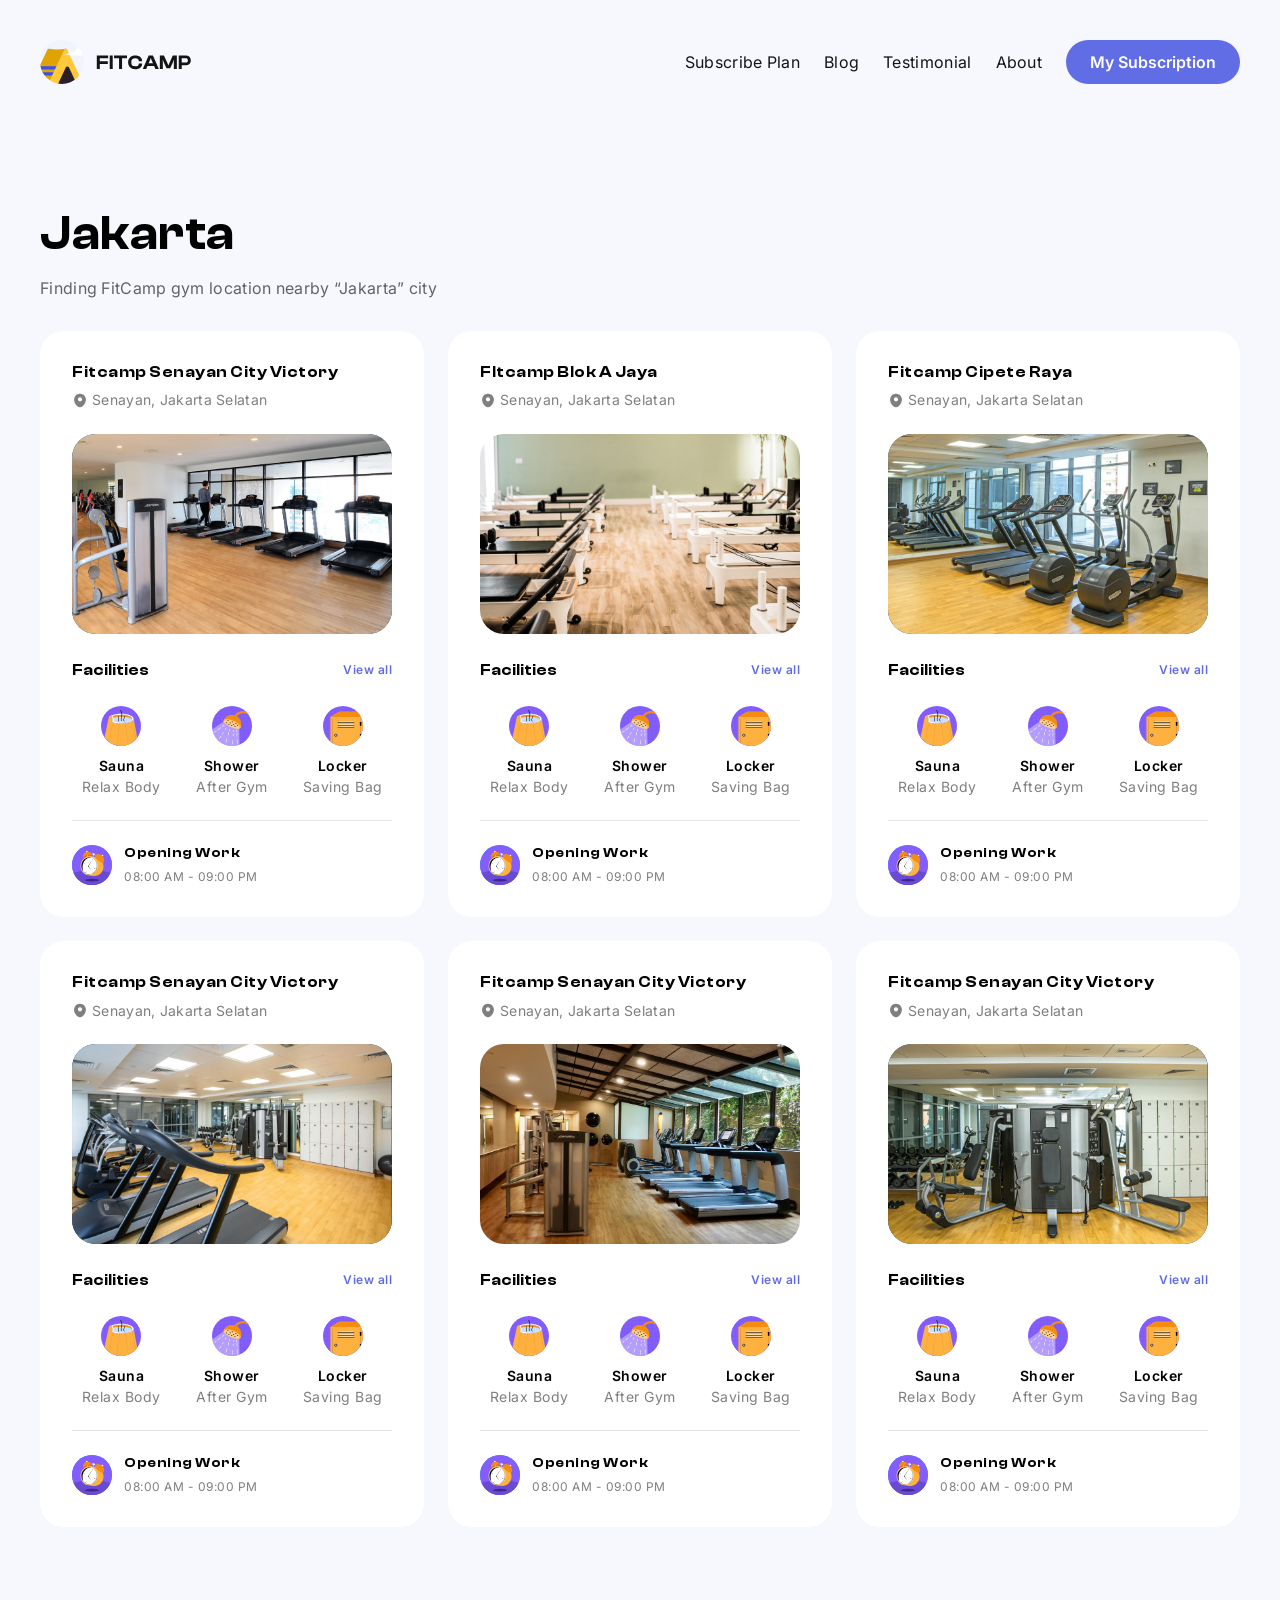
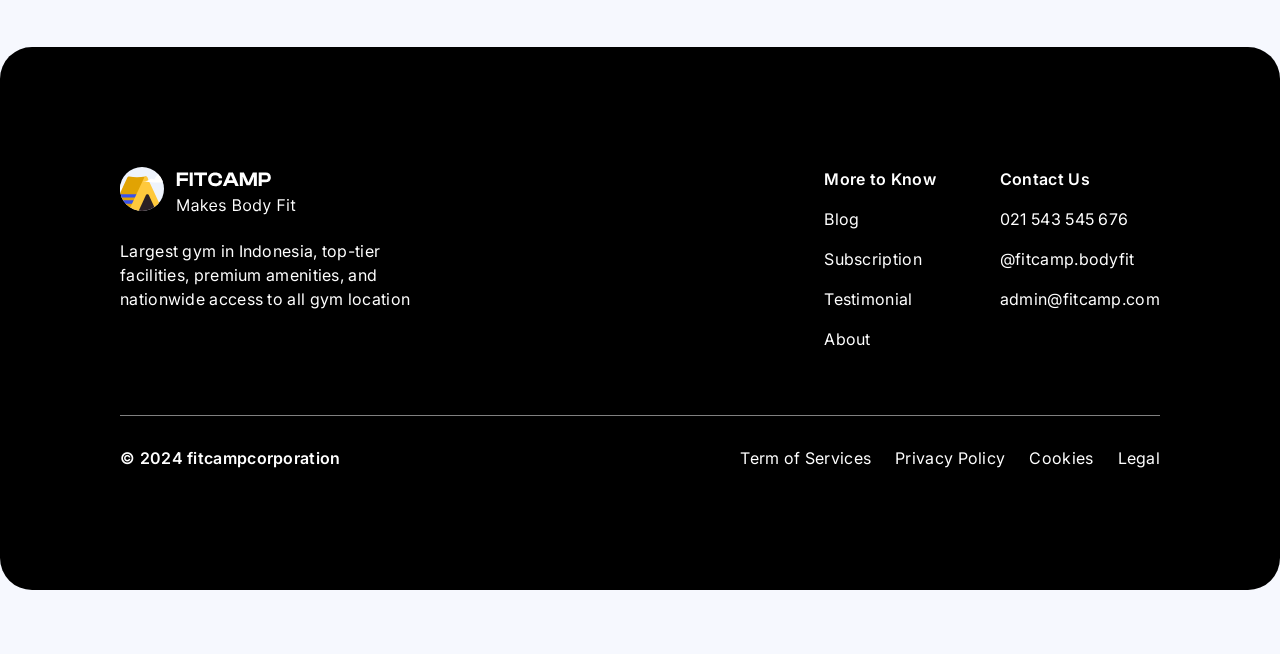
<file: public/fitnes/location-result.html>
<!doctype html>
<html>
<head>
    <meta charset="UTF-8">
    <meta name="viewport" content="width=device-width, initial-scale=1.0">
    <link href="./output.css" rel="stylesheet">
    <link rel="stylesheet" href="https://fonts.googleapis.com/css2?family=Inter:ital,opsz,wght@0,14..32,100..900;1,14..32,100..900&display=swap">
    <link rel="stylesheet" href="assets/fonts/clash-display/clash-display.css">
    <link href="https://fonts.googleapis.com/css2?family=Poppins:wght@400;500;600;700;800;900&display=swap" rel="stylesheet" />
</head>
<body>
    <nav class="relative flex items-center justify-between w-full max-w-[1280px] mx-auto px-10 mt-10">
        <a href="index.html">
            <img src="assets/images/logos/Logo.svg" class="flex shrink-0" alt="logo">
        </a>
        <ul class="flex items-center gap-6 justify-end">
            <li>
                <a href="#" class="leading-19 tracking-03 text-[#141414]">Subscribe Plan</a>
            </li>
            <li>
                <a href="#" class="leading-19 tracking-03 text-[#141414]">Blog</a>
            </li>
            <li>
                <a href="#" class="leading-19 tracking-03 text-[#141414]">Testimonial</a>
            </li>
            <li>
                <a href="#" class="leading-19 tracking-03 text-[#141414]">About</a>
            </li>
            <li>
                <a href="#" class="leading-19 tracking-0.5 text-white font-semibold rounded-[22px] py-3 px-6 bg-[#606DE5]">My Subscription</a>
            </li>
        </ul>
    </nav>
    <section id="latest" class="flex flex-col w-full max-w-[1280px] gap-8 mx-auto px-10 mt-[120px]">
        <div class="flex items-center justify-between">
            <div class="flex flex-col gap-4">
                <h2 class="font-['ClashDisplay-SemiBold'] text-5xl leading-[59px] tracking-05">Jakarta</h2>
                <p class="leading-19 tracking-03 opacity-60">Finding FitCamp gym location nearby “Jakarta” city</p>
            </div>
        </div>
        <div class="grid grid-cols-3 gap-6">
            <a href="details.html" class="card">
                <div class="flex flex-col rounded-3xl p-8 gap-6 bg-white">
                    <div class="title flex flex-col gap-2">
                        <h3 class="font-['ClashDisplay-SemiBold'] leading-19 tracking-05">Fitcamp Senayan City Victory</h3>
                        <div class="flex items-center gap-1">
                            <img src="assets/images/icons/location.svg" class="flex shrink-0" alt="icon">
                            <p class="text-sm leading-19 tracking-03 opacity-50">Senayan, Jakarta Selatan</p>
                        </div>
                    </div>
                    <div class="thumbnail flex rounded-3xl h-[200px] bg-[#06425E] overflow-hidden">
                        <img src="assets/images/thumbnails/th1.png" class="w-full h-full object-cover" alt="thumbnail">
                    </div>
                    <div class="flex items-center justify-between">
                        <p class="font-['ClashDisplay-SemiBold']">Facilities</p>
                        <button class="font-semibold text-xs leading-14 tracking-05 text-fitcamp-royal-blue">View all</button>
                    </div>
                    <div class="grid grid-cols-3 justify-between gap-3">
                        <div class="flex flex-col gap-3 items-center text-center">
                            <img src="assets/images/icons/Sauna.svg" class="w-10 h-10" alt="icon">
                            <div class="flex flex-col gap-1">
                                <p class="font-semibold text-sm leading-16 tracking-05">Sauna</p>
                                <p class="opacity-50 text-sm leading-16 tracking-05">Relax Body</p>
                            </div>
                        </div>
                        <div class="flex flex-col gap-3 items-center text-center">
                            <img src="assets/images/icons/Shower Room.svg" class="w-10 h-10" alt="icon">
                            <div class="flex flex-col gap-1">
                                <p class="font-semibold text-sm leading-16 tracking-05">Shower</p>
                                <p class="opacity-50 text-sm leading-16 tracking-05">After Gym</p>
                            </div>
                        </div>
                        <div class="flex flex-col gap-3 items-center text-center">
                            <img src="assets/images/icons/Locker.svg" class="w-10 h-10" alt="icon">
                            <div class="flex flex-col gap-1">
                                <p class="font-semibold text-sm leading-16 tracking-05">Locker</p>
                                <p class="opacity-50 text-sm leading-16 tracking-05">Saving Bag</p>
                            </div>
                        </div>
                    </div>
                    <hr class="border-black/10">
                    <div class="flex items-center gap-3">
                        <img src="assets/images/icons/Daily Time.svg" class="w-10 h-10" alt="icon">
                        <div class="flex flex-col gap-2">
                            <p class="font-['ClashDisplay-SemiBold'] text-sm leading-17 tracking-05">Opening Work</p>
                            <p class="text-xs leading-14 tracking-05 opacity-50">08:00 AM - 09:00 PM</p>
                        </div>
                    </div>
                </div>
            </a>
            <a href="details.html" class="card">
                <div class="flex flex-col rounded-3xl p-8 gap-6 bg-white">
                    <div class="title flex flex-col gap-2">
                        <h3 class="font-['ClashDisplay-SemiBold'] leading-19 tracking-05">FItcamp Blok A Jaya</h3>
                        <div class="flex items-center gap-1">
                            <img src="assets/images/icons/location.svg" class="flex shrink-0" alt="icon">
                            <p class="text-sm leading-19 tracking-03 opacity-50">Senayan, Jakarta Selatan</p>
                        </div>
                    </div>
                    <div class="thumbnail flex rounded-3xl h-[200px] bg-[#06425E] overflow-hidden">
                        <img src="assets/images/thumbnails/th2.png" class="w-full h-full object-cover" alt="thumbnail">
                    </div>
                    <div class="flex items-center justify-between">
                        <p class="font-['ClashDisplay-SemiBold']">Facilities</p>
                        <button class="font-semibold text-xs leading-14 tracking-05 text-fitcamp-royal-blue">View all</button>
                    </div>
                    <div class="grid grid-cols-3 justify-between gap-3">
                        <div class="flex flex-col gap-3 items-center text-center">
                            <img src="assets/images/icons/Sauna.svg" class="w-10 h-10" alt="icon">
                            <div class="flex flex-col gap-1">
                                <p class="font-semibold text-sm leading-16 tracking-05">Sauna</p>
                                <p class="opacity-50 text-sm leading-16 tracking-05">Relax Body</p>
                            </div>
                        </div>
                        <div class="flex flex-col gap-3 items-center text-center">
                            <img src="assets/images/icons/Shower Room.svg" class="w-10 h-10" alt="icon">
                            <div class="flex flex-col gap-1">
                                <p class="font-semibold text-sm leading-16 tracking-05">Shower</p>
                                <p class="opacity-50 text-sm leading-16 tracking-05">After Gym</p>
                            </div>
                        </div>
                        <div class="flex flex-col gap-3 items-center text-center">
                            <img src="assets/images/icons/Locker.svg" class="w-10 h-10" alt="icon">
                            <div class="flex flex-col gap-1">
                                <p class="font-semibold text-sm leading-16 tracking-05">Locker</p>
                                <p class="opacity-50 text-sm leading-16 tracking-05">Saving Bag</p>
                            </div>
                        </div>
                    </div>
                    <hr class="border-black/10">
                    <div class="flex items-center gap-3">
                        <img src="assets/images/icons/Daily Time.svg" class="w-10 h-10" alt="icon">
                        <div class="flex flex-col gap-2">
                            <p class="font-['ClashDisplay-SemiBold'] text-sm leading-17 tracking-05">Opening Work</p>
                            <p class="text-xs leading-14 tracking-05 opacity-50">08:00 AM - 09:00 PM</p>
                        </div>
                    </div>
                </div>
            </a>
            <a href="details.html" class="card">
                <div class="flex flex-col rounded-3xl p-8 gap-6 bg-white">
                    <div class="title flex flex-col gap-2">
                        <h3 class="font-['ClashDisplay-SemiBold'] leading-19 tracking-05">Fitcamp Cipete Raya</h3>
                        <div class="flex items-center gap-1">
                            <img src="assets/images/icons/location.svg" class="flex shrink-0" alt="icon">
                            <p class="text-sm leading-19 tracking-03 opacity-50">Senayan, Jakarta Selatan</p>
                        </div>
                    </div>
                    <div class="thumbnail flex rounded-3xl h-[200px] bg-[#06425E] overflow-hidden">
                        <img src="assets/images/thumbnails/th3.png" class="w-full h-full object-cover" alt="thumbnail">
                    </div>
                    <div class="flex items-center justify-between">
                        <p class="font-['ClashDisplay-SemiBold']">Facilities</p>
                        <button class="font-semibold text-xs leading-14 tracking-05 text-fitcamp-royal-blue">View all</button>
                    </div>
                    <div class="grid grid-cols-3 justify-between gap-3">
                        <div class="flex flex-col gap-3 items-center text-center">
                            <img src="assets/images/icons/Sauna.svg" class="w-10 h-10" alt="icon">
                            <div class="flex flex-col gap-1">
                                <p class="font-semibold text-sm leading-16 tracking-05">Sauna</p>
                                <p class="opacity-50 text-sm leading-16 tracking-05">Relax Body</p>
                            </div>
                        </div>
                        <div class="flex flex-col gap-3 items-center text-center">
                            <img src="assets/images/icons/Shower Room.svg" class="w-10 h-10" alt="icon">
                            <div class="flex flex-col gap-1">
                                <p class="font-semibold text-sm leading-16 tracking-05">Shower</p>
                                <p class="opacity-50 text-sm leading-16 tracking-05">After Gym</p>
                            </div>
                        </div>
                        <div class="flex flex-col gap-3 items-center text-center">
                            <img src="assets/images/icons/Locker.svg" class="w-10 h-10" alt="icon">
                            <div class="flex flex-col gap-1">
                                <p class="font-semibold text-sm leading-16 tracking-05">Locker</p>
                                <p class="opacity-50 text-sm leading-16 tracking-05">Saving Bag</p>
                            </div>
                        </div>
                    </div>
                    <hr class="border-black/10">
                    <div class="flex items-center gap-3">
                        <img src="assets/images/icons/Daily Time.svg" class="w-10 h-10" alt="icon">
                        <div class="flex flex-col gap-2">
                            <p class="font-['ClashDisplay-SemiBold'] text-sm leading-17 tracking-05">Opening Work</p>
                            <p class="text-xs leading-14 tracking-05 opacity-50">08:00 AM - 09:00 PM</p>
                        </div>
                    </div>
                </div>
            </a>
            <a href="details.html" class="card">
                <div class="flex flex-col rounded-3xl p-8 gap-6 bg-white">
                    <div class="title flex flex-col gap-2">
                        <h3 class="font-['ClashDisplay-SemiBold'] leading-19 tracking-05">Fitcamp Senayan City Victory</h3>
                        <div class="flex items-center gap-1">
                            <img src="assets/images/icons/location.svg" class="flex shrink-0" alt="icon">
                            <p class="text-sm leading-19 tracking-03 opacity-50">Senayan, Jakarta Selatan</p>
                        </div>
                    </div>
                    <div class="thumbnail flex rounded-3xl h-[200px] bg-[#06425E] overflow-hidden">
                        <img src="assets/images/thumbnails/th4.png" class="w-full h-full object-cover" alt="thumbnail">
                    </div>
                    <div class="flex items-center justify-between">
                        <p class="font-['ClashDisplay-SemiBold']">Facilities</p>
                        <button class="font-semibold text-xs leading-14 tracking-05 text-fitcamp-royal-blue">View all</button>
                    </div>
                    <div class="grid grid-cols-3 justify-between gap-3">
                        <div class="flex flex-col gap-3 items-center text-center">
                            <img src="assets/images/icons/Sauna.svg" class="w-10 h-10" alt="icon">
                            <div class="flex flex-col gap-1">
                                <p class="font-semibold text-sm leading-16 tracking-05">Sauna</p>
                                <p class="opacity-50 text-sm leading-16 tracking-05">Relax Body</p>
                            </div>
                        </div>
                        <div class="flex flex-col gap-3 items-center text-center">
                            <img src="assets/images/icons/Shower Room.svg" class="w-10 h-10" alt="icon">
                            <div class="flex flex-col gap-1">
                                <p class="font-semibold text-sm leading-16 tracking-05">Shower</p>
                                <p class="opacity-50 text-sm leading-16 tracking-05">After Gym</p>
                            </div>
                        </div>
                        <div class="flex flex-col gap-3 items-center text-center">
                            <img src="assets/images/icons/Locker.svg" class="w-10 h-10" alt="icon">
                            <div class="flex flex-col gap-1">
                                <p class="font-semibold text-sm leading-16 tracking-05">Locker</p>
                                <p class="opacity-50 text-sm leading-16 tracking-05">Saving Bag</p>
                            </div>
                        </div>
                    </div>
                    <hr class="border-black/10">
                    <div class="flex items-center gap-3">
                        <img src="assets/images/icons/Daily Time.svg" class="w-10 h-10" alt="icon">
                        <div class="flex flex-col gap-2">
                            <p class="font-['ClashDisplay-SemiBold'] text-sm leading-17 tracking-05">Opening Work</p>
                            <p class="text-xs leading-14 tracking-05 opacity-50">08:00 AM - 09:00 PM</p>
                        </div>
                    </div>
                </div>
            </a>
            <a href="details.html" class="card">
                <div class="flex flex-col rounded-3xl p-8 gap-6 bg-white">
                    <div class="title flex flex-col gap-2">
                        <h3 class="font-['ClashDisplay-SemiBold'] leading-19 tracking-05">Fitcamp Senayan City Victory</h3>
                        <div class="flex items-center gap-1">
                            <img src="assets/images/icons/location.svg" class="flex shrink-0" alt="icon">
                            <p class="text-sm leading-19 tracking-03 opacity-50">Senayan, Jakarta Selatan</p>
                        </div>
                    </div>
                    <div class="thumbnail flex rounded-3xl h-[200px] bg-[#06425E] overflow-hidden">
                        <img src="assets/images/thumbnails/th5.png" class="w-full h-full object-cover" alt="thumbnail">
                    </div>
                    <div class="flex items-center justify-between">
                        <p class="font-['ClashDisplay-SemiBold']">Facilities</p>
                        <button class="font-semibold text-xs leading-14 tracking-05 text-fitcamp-royal-blue">View all</button>
                    </div>
                    <div class="grid grid-cols-3 justify-between gap-3">
                        <div class="flex flex-col gap-3 items-center text-center">
                            <img src="assets/images/icons/Sauna.svg" class="w-10 h-10" alt="icon">
                            <div class="flex flex-col gap-1">
                                <p class="font-semibold text-sm leading-16 tracking-05">Sauna</p>
                                <p class="opacity-50 text-sm leading-16 tracking-05">Relax Body</p>
                            </div>
                        </div>
                        <div class="flex flex-col gap-3 items-center text-center">
                            <img src="assets/images/icons/Shower Room.svg" class="w-10 h-10" alt="icon">
                            <div class="flex flex-col gap-1">
                                <p class="font-semibold text-sm leading-16 tracking-05">Shower</p>
                                <p class="opacity-50 text-sm leading-16 tracking-05">After Gym</p>
                            </div>
                        </div>
                        <div class="flex flex-col gap-3 items-center text-center">
                            <img src="assets/images/icons/Locker.svg" class="w-10 h-10" alt="icon">
                            <div class="flex flex-col gap-1">
                                <p class="font-semibold text-sm leading-16 tracking-05">Locker</p>
                                <p class="opacity-50 text-sm leading-16 tracking-05">Saving Bag</p>
                            </div>
                        </div>
                    </div>
                    <hr class="border-black/10">
                    <div class="flex items-center gap-3">
                        <img src="assets/images/icons/Daily Time.svg" class="w-10 h-10" alt="icon">
                        <div class="flex flex-col gap-2">
                            <p class="font-['ClashDisplay-SemiBold'] text-sm leading-17 tracking-05">Opening Work</p>
                            <p class="text-xs leading-14 tracking-05 opacity-50">08:00 AM - 09:00 PM</p>
                        </div>
                    </div>
                </div>
            </a>
            <a href="details.html" class="card">
                <div class="flex flex-col rounded-3xl p-8 gap-6 bg-white">
                    <div class="title flex flex-col gap-2">
                        <h3 class="font-['ClashDisplay-SemiBold'] leading-19 tracking-05">Fitcamp Senayan City Victory</h3>
                        <div class="flex items-center gap-1">
                            <img src="assets/images/icons/location.svg" class="flex shrink-0" alt="icon">
                            <p class="text-sm leading-19 tracking-03 opacity-50">Senayan, Jakarta Selatan</p>
                        </div>
                    </div>
                    <div class="thumbnail flex rounded-3xl h-[200px] bg-[#06425E] overflow-hidden">
                        <img src="assets/images/thumbnails/th6.png" class="w-full h-full object-cover" alt="thumbnail">
                    </div>
                    <div class="flex items-center justify-between">
                        <p class="font-['ClashDisplay-SemiBold']">Facilities</p>
                        <button class="font-semibold text-xs leading-14 tracking-05 text-fitcamp-royal-blue">View all</button>
                    </div>
                    <div class="grid grid-cols-3 justify-between gap-3">
                        <div class="flex flex-col gap-3 items-center text-center">
                            <img src="assets/images/icons/Sauna.svg" class="w-10 h-10" alt="icon">
                            <div class="flex flex-col gap-1">
                                <p class="font-semibold text-sm leading-16 tracking-05">Sauna</p>
                                <p class="opacity-50 text-sm leading-16 tracking-05">Relax Body</p>
                            </div>
                        </div>
                        <div class="flex flex-col gap-3 items-center text-center">
                            <img src="assets/images/icons/Shower Room.svg" class="w-10 h-10" alt="icon">
                            <div class="flex flex-col gap-1">
                                <p class="font-semibold text-sm leading-16 tracking-05">Shower</p>
                                <p class="opacity-50 text-sm leading-16 tracking-05">After Gym</p>
                            </div>
                        </div>
                        <div class="flex flex-col gap-3 items-center text-center">
                            <img src="assets/images/icons/Locker.svg" class="w-10 h-10" alt="icon">
                            <div class="flex flex-col gap-1">
                                <p class="font-semibold text-sm leading-16 tracking-05">Locker</p>
                                <p class="opacity-50 text-sm leading-16 tracking-05">Saving Bag</p>
                            </div>
                        </div>
                    </div>
                    <hr class="border-black/10">
                    <div class="flex items-center gap-3">
                        <img src="assets/images/icons/Daily Time.svg" class="w-10 h-10" alt="icon">
                        <div class="flex flex-col gap-2">
                            <p class="font-['ClashDisplay-SemiBold'] text-sm leading-17 tracking-05">Opening Work</p>
                            <p class="text-xs leading-14 tracking-05 opacity-50">08:00 AM - 09:00 PM</p>
                        </div>
                    </div>
                </div>
            </a>
        </div>
    </section>

    <footer class="flex flex-col w-full max-w-[1312px] mx-auto rounded-[32px] bg-black p-[120px] mt-[120px] mb-16">
        <div class="flex justify-between">
            <div class="flex flex-col gap-6 max-w-[306px] text-start">
                <img src="assets/images/logos/Logo-2.svg" class="h-12 w-fit" alt="icon">
                <p class="tracking-03 text-white">Largest gym in Indonesia, top-tier facilities, premium amenities, and nationwide access to all gym location</p>
            </div>
            <nav class="flex gap-16 justify-end text-white">
                <ul class="flex flex-col gap-4">
                    <p class="font-semibold tracking-03">More to Know</p>
                    <li>
                        <a href="#" class="tracking-03">Blog</a>
                    </li>
                    <li>
                        <a href="#" class="tracking-03">Subscription</a>
                    </li>
                    <li>
                        <a href="#" class="tracking-03">Testimonial</a>
                    </li>
                    <li>
                        <a href="#" class="tracking-03">About</a>
                    </li>
                </ul>
                <ul class="flex flex-col gap-4">
                    <p class="font-semibold tracking-03">Contact Us</p>
                    <li>
                        <a href="#" class="tracking-03">021 543 545 676</a>
                    </li>
                    <li>
                        <a href="#" class="tracking-03">@fitcamp.bodyfit</a>
                    </li>
                    <li>
                        <a href="#" class="tracking-03">admin@fitcamp.com</a>
                    </li>
                </ul>
            </nav>
        </div>
        <hr class="border-white/50 mt-16">
        <div class="flex items-center justify-between mt-[30px]">
            <p class="font-semibold tracking-03 text-white">© 2024 fitcampcorporation</p>
            <ul class="flex items-center justify-end gap-6 text-white">
                <li>
                    <a href="#" class="tracking-03">Term of Services</a>
                </li>
                <li>
                    <a href="#" class="tracking-03">Privacy Policy</a>
                </li>
                <li>
                    <a href="#" class="tracking-03">Cookies</a>
                </li>
                <li>
                    <a href="#" class="tracking-03">Legal</a>
                </li>
            </ul>
        </div>
    </footer>

</body>
</html>
</file>
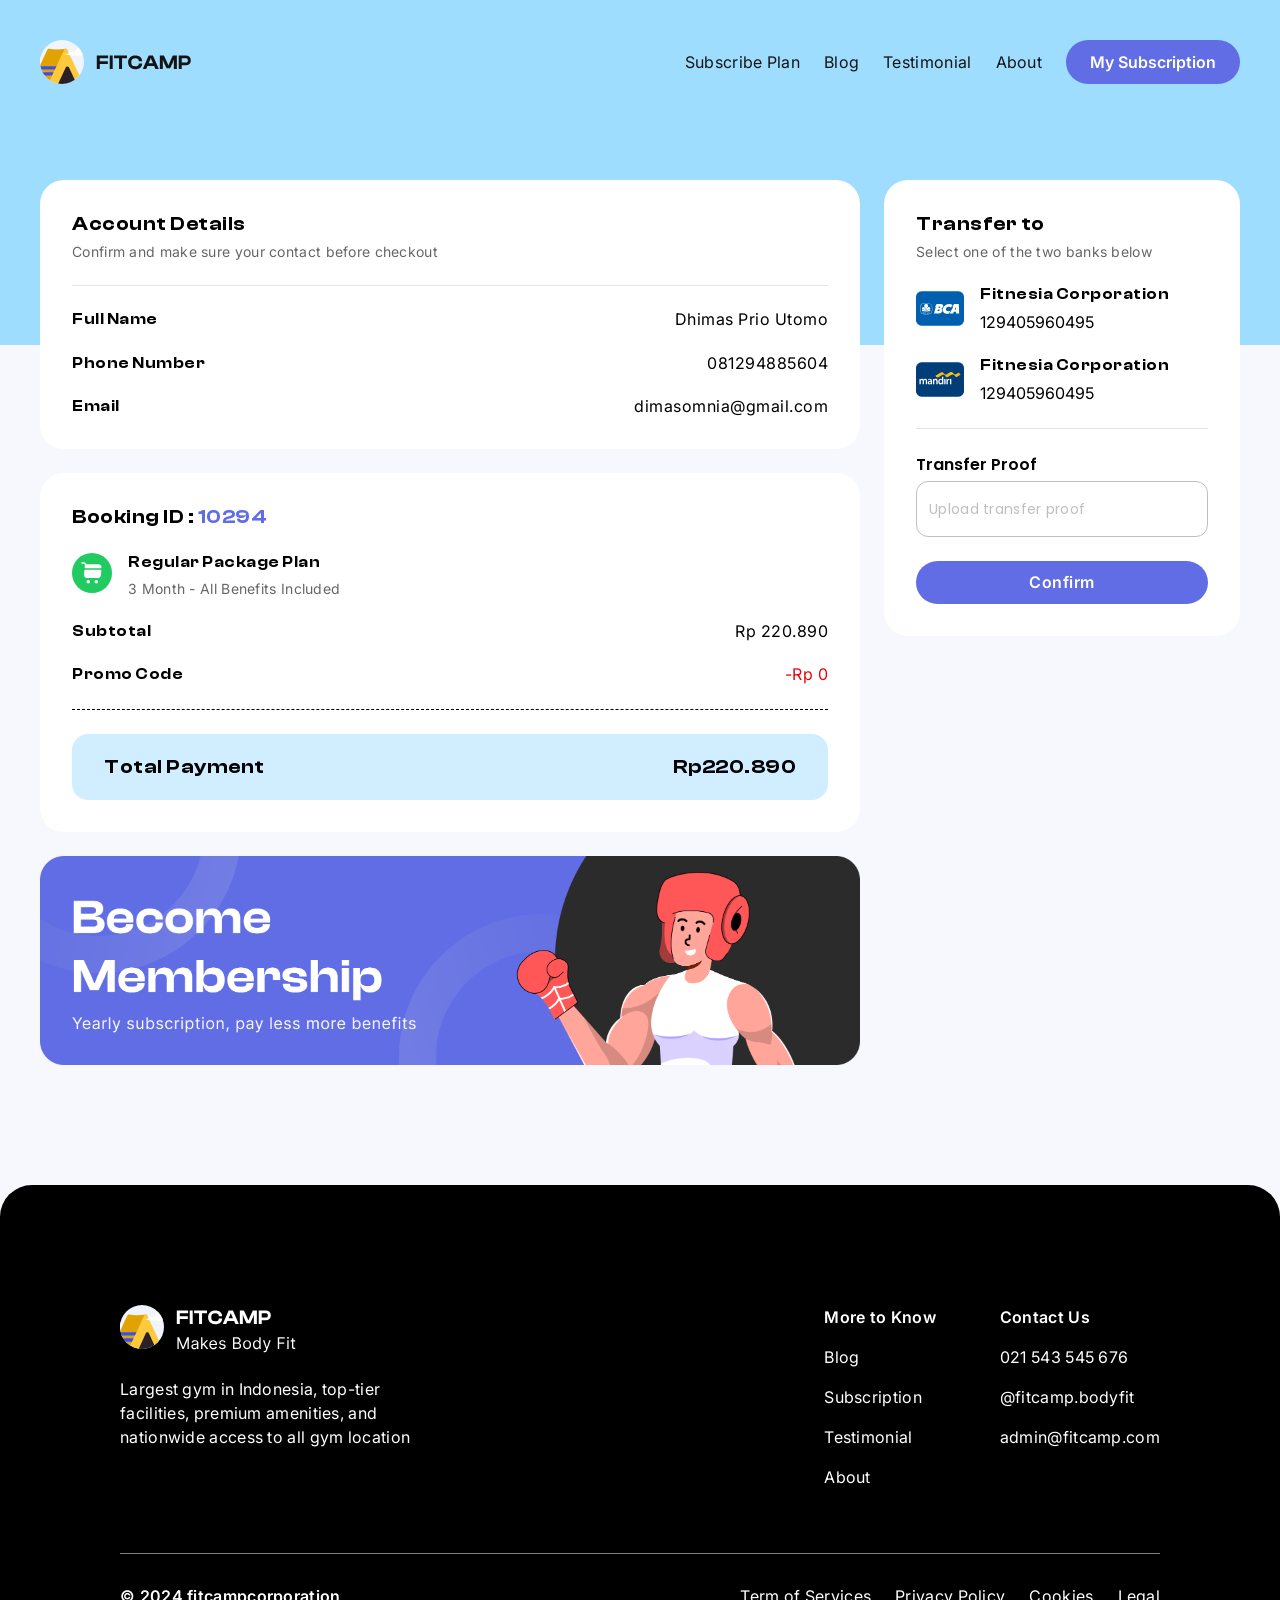
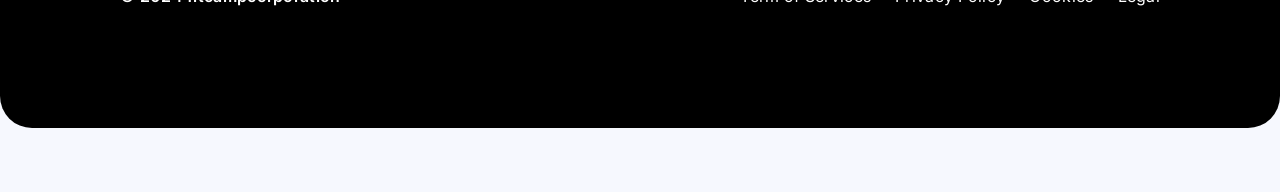
<file: public/fitnes/payment.html>
<!doctype html>
<html>
<head>
    <meta charset="UTF-8">
    <meta name="viewport" content="width=device-width, initial-scale=1.0">
    <link href="./output.css" rel="stylesheet">
    <link rel="stylesheet" href="https://fonts.googleapis.com/css2?family=Inter:ital,opsz,wght@0,14..32,100..900;1,14..32,100..900&display=swap">
    <link rel="stylesheet" href="assets/fonts/clash-display/clash-display.css">
    <link href="https://fonts.googleapis.com/css2?family=Poppins:wght@400;500;600;700;800;900&display=swap" rel="stylesheet" />
</head>
<body>
    <div id="background" class="absolute w-full h-[345px] top-0 z-0 bg-[#9FDDFF]"></div>
    <nav class="relative flex items-center justify-between w-full max-w-[1280px] mx-auto px-10 mt-10">
        <a href="index.html">
            <img src="assets/images/logos/Logo.svg" class="flex shrink-0" alt="logo">
        </a>
        <ul class="flex items-center gap-6 justify-end">
            <li>
                <a href="#" class="leading-19 tracking-03 text-[#141414]">Subscribe Plan</a>
            </li>
            <li>
                <a href="#" class="leading-19 tracking-03 text-[#141414]">Blog</a>
            </li>
            <li>
                <a href="#" class="leading-19 tracking-03 text-[#141414]">Testimonial</a>
            </li>
            <li>
                <a href="#" class="leading-19 tracking-03 text-[#141414]">About</a>
            </li>
            <li>
                <a href="#" class="leading-19 tracking-0.5 text-white font-semibold rounded-[22px] py-3 px-6 bg-[#606DE5]">My Subscription</a>
            </li>
        </ul>
    </nav>
    <form action="booking-complete.html" id="content" class="relative flex w-full max-w-[1280px] gap-6 mx-auto px-10 mt-[96px]">
        <div class="flex flex-col gap-6 w-full max-w-[820px] shrink-0">
            <div id="account" class="flex flex-col w-full rounded-3xl p-8 gap-6 bg-white">
                <div class="flex flex-col gap-2">
                    <p class="font-['ClashDisplay-SemiBold'] text-xl leading-6 tracking-05">Account Details</p>
                    <p class="text-sm leading-16 tracking-03 opacity-60">Confirm and make sure your contact before checkout</p>
                </div>
                <hr class="border-black opacity-10">
                <div class="group flex items-center justify-between">
                    <p class="flex w-[162px] shrink-0 font-['ClashDisplay-SemiBold'] leading-19 tracking-05">Full Name</p>
                    <p class="leading-19 tracking-05">Dhimas Prio Utomo</p>
                </div>
                <div class="group flex items-center justify-between">
                    <p class="flex w-[162px] shrink-0 font-['ClashDisplay-SemiBold'] leading-19 tracking-05">Phone Number</p>
                    <p class="leading-19 tracking-05">081294885604</p>
                </div>
                <div class="group flex items-center justify-between">
                    <p class="flex w-[162px] shrink-0 font-['ClashDisplay-SemiBold'] leading-19 tracking-05">Email</p>
                    <p class="leading-19 tracking-05">dimasomnia@gmail.com</p>
                </div>
            </div>
            <div id="booking-items" class="flex flex-col w-full rounded-3xl p-8 gap-6 bg-white">
                <div class="flex flex-col gap-2">
                    <p class="font-['ClashDisplay-SemiBold'] text-xl leading-6 tracking-05">Booking ID : <span class="text-[#606DE5]">10294</span></p>
                </div>
                <div class="items flex flex-nowrap gap-4 w-full">
                    <img src="assets/images/icons/cart.svg" class="w-10 h-10 flex shrink-0" alt="icon">
                    <div class="flex flex-col gap-2 w-full">
                        <div class="flex justify-between">
                            <p class="font-['ClashDisplay-SemiBold'] leading-19 tracking-05">Regular Package Plan</p>
                        </div>
                        <p class="text-sm leading-16 tracking-03 opacity-60">3 Month - All Benefits Included</p>
                    </div>
                </div>
                <div class="group flex items-center justify-between">
                    <p class="flex w-[162px] shrink-0 font-['ClashDisplay-SemiBold'] leading-19 tracking-05">Subtotal</p>
                    <p class="leading-19 tracking-05">Rp 220.890</p>
                </div>
                <div class="group flex items-center justify-between">
                    <p class="flex w-[162px] shrink-0 font-['ClashDisplay-SemiBold'] leading-19 tracking-05">Promo Code</p>
                    <p class="leading-19 tracking-05 text-[#EC0307]">-Rp 0</p>
                </div>
                <hr class="border-black border-dashed">
                <div class=" w-full flex justify-between items-center rounded-2xl py-4 px-8 bg-[#D0EEFF]">
                    <p class="font-['ClashDisplay-SemiBold'] text-xl leading-[34px] tracking-05">Total Payment</p>
                    <p class="font-['ClashDisplay-SemiBold'] text-xl leading-[34px] tracking-05 text-right">Rp220.890</p>
                </div>
            </div>
            <div class="flex w-full aspect-[820/209]">
                <img src="assets/images/thumbnails/banner.png" class="w-full h-full object-contain" alt="banner">
            </div>
        </div>
        <div class="flex flex-col gap-6 w-full">
            <div class="flex flex-col w-full rounded-3xl p-8 gap-6 bg-white">
                <div class="flex flex-col gap-2">
                    <p class="font-['ClashDisplay-SemiBold'] text-xl leading-6 tracking-05">Transfer to</p>
                    <p class="text-sm leading-16 tracking-03 opacity-60">Select one of the two banks below</p>
                </div>
                <div class="flex items-center gap-4">
                    <img src="assets/images/logos/BCA.svg" class="w-12 flex shrink-0" alt="logo">
                    <div class="flex flex-col gap-2">
                        <p class="font-['ClashDisplay-SemiBold'] leading-19 tracking-05">Fitnesia Corporation</p>
                        <p class="leading-19">129405960495</p>
                    </div>
                </div>
                <div class="flex items-center gap-4">
                    <img src="assets/images/logos/MANDIRI.svg" class="w-12 flex shrink-0" alt="logo">
                    <div class="flex flex-col gap-2">
                        <p class="font-['ClashDisplay-SemiBold'] leading-19 tracking-05">Fitnesia Corporation</p>
                        <p class="leading-19">129405960495</p>
                    </div>
                </div>
                <hr class="border-black opacity-10">
                <label id="upload-proof" class="flex flex-col gap-1 font-['Poppins']">
                    <p class="font-semibold text-fitcamp-black">Transfer Proof</p>
                    <div class="relative w-full rounded-xl border border-[#BFBFBF] py-4 px-3 bg-white">
                        <p id="file-name" class="text-sm leading-[22px] tracking-03 text-[#BFBFBF]">Upload transfer proof</p>
                        <input type="file" id="file-input" class="absolute top-0 -z-10">
                    </div>
                </label>
                <button type="submit" class="rounded-full py-3 px-6 bg-[#606DE5] font-semibold leading-19 tracking-05 text-white text-center">Confirm</button>
            </div>
        </div>
    </form>

    <footer class="flex flex-col w-full max-w-[1312px] mx-auto rounded-[32px] bg-black p-[120px] mt-[120px] mb-16">
        <div class="flex justify-between">
            <div class="flex flex-col gap-6 max-w-[306px] text-start">
                <img src="assets/images/logos/Logo-2.svg" class="h-12 w-fit" alt="icon">
                <p class="tracking-03 text-white">Largest gym in Indonesia, top-tier facilities, premium amenities, and nationwide access to all gym location</p>
            </div>
            <nav class="flex gap-16 justify-end text-white">
                <ul class="flex flex-col gap-4">
                    <p class="font-semibold tracking-03">More to Know</p>
                    <li>
                        <a href="#" class="tracking-03">Blog</a>
                    </li>
                    <li>
                        <a href="#" class="tracking-03">Subscription</a>
                    </li>
                    <li>
                        <a href="#" class="tracking-03">Testimonial</a>
                    </li>
                    <li>
                        <a href="#" class="tracking-03">About</a>
                    </li>
                </ul>
                <ul class="flex flex-col gap-4">
                    <p class="font-semibold tracking-03">Contact Us</p>
                    <li>
                        <a href="#" class="tracking-03">021 543 545 676</a>
                    </li>
                    <li>
                        <a href="#" class="tracking-03">@fitcamp.bodyfit</a>
                    </li>
                    <li>
                        <a href="#" class="tracking-03">admin@fitcamp.com</a>
                    </li>
                </ul>
            </nav>
        </div>
        <hr class="border-white/50 mt-16">
        <div class="flex items-center justify-between mt-[30px]">
            <p class="font-semibold tracking-03 text-white">© 2024 fitcampcorporation</p>
            <ul class="flex items-center justify-end gap-6 text-white">
                <li>
                    <a href="#" class="tracking-03">Term of Services</a>
                </li>
                <li>
                    <a href="#" class="tracking-03">Privacy Policy</a>
                </li>
                <li>
                    <a href="#" class="tracking-03">Cookies</a>
                </li>
                <li>
                    <a href="#" class="tracking-03">Legal</a>
                </li>
            </ul>
        </div>
    </footer>

    <script src="js/file-input.js"></script>

</body>
</html>
</file>
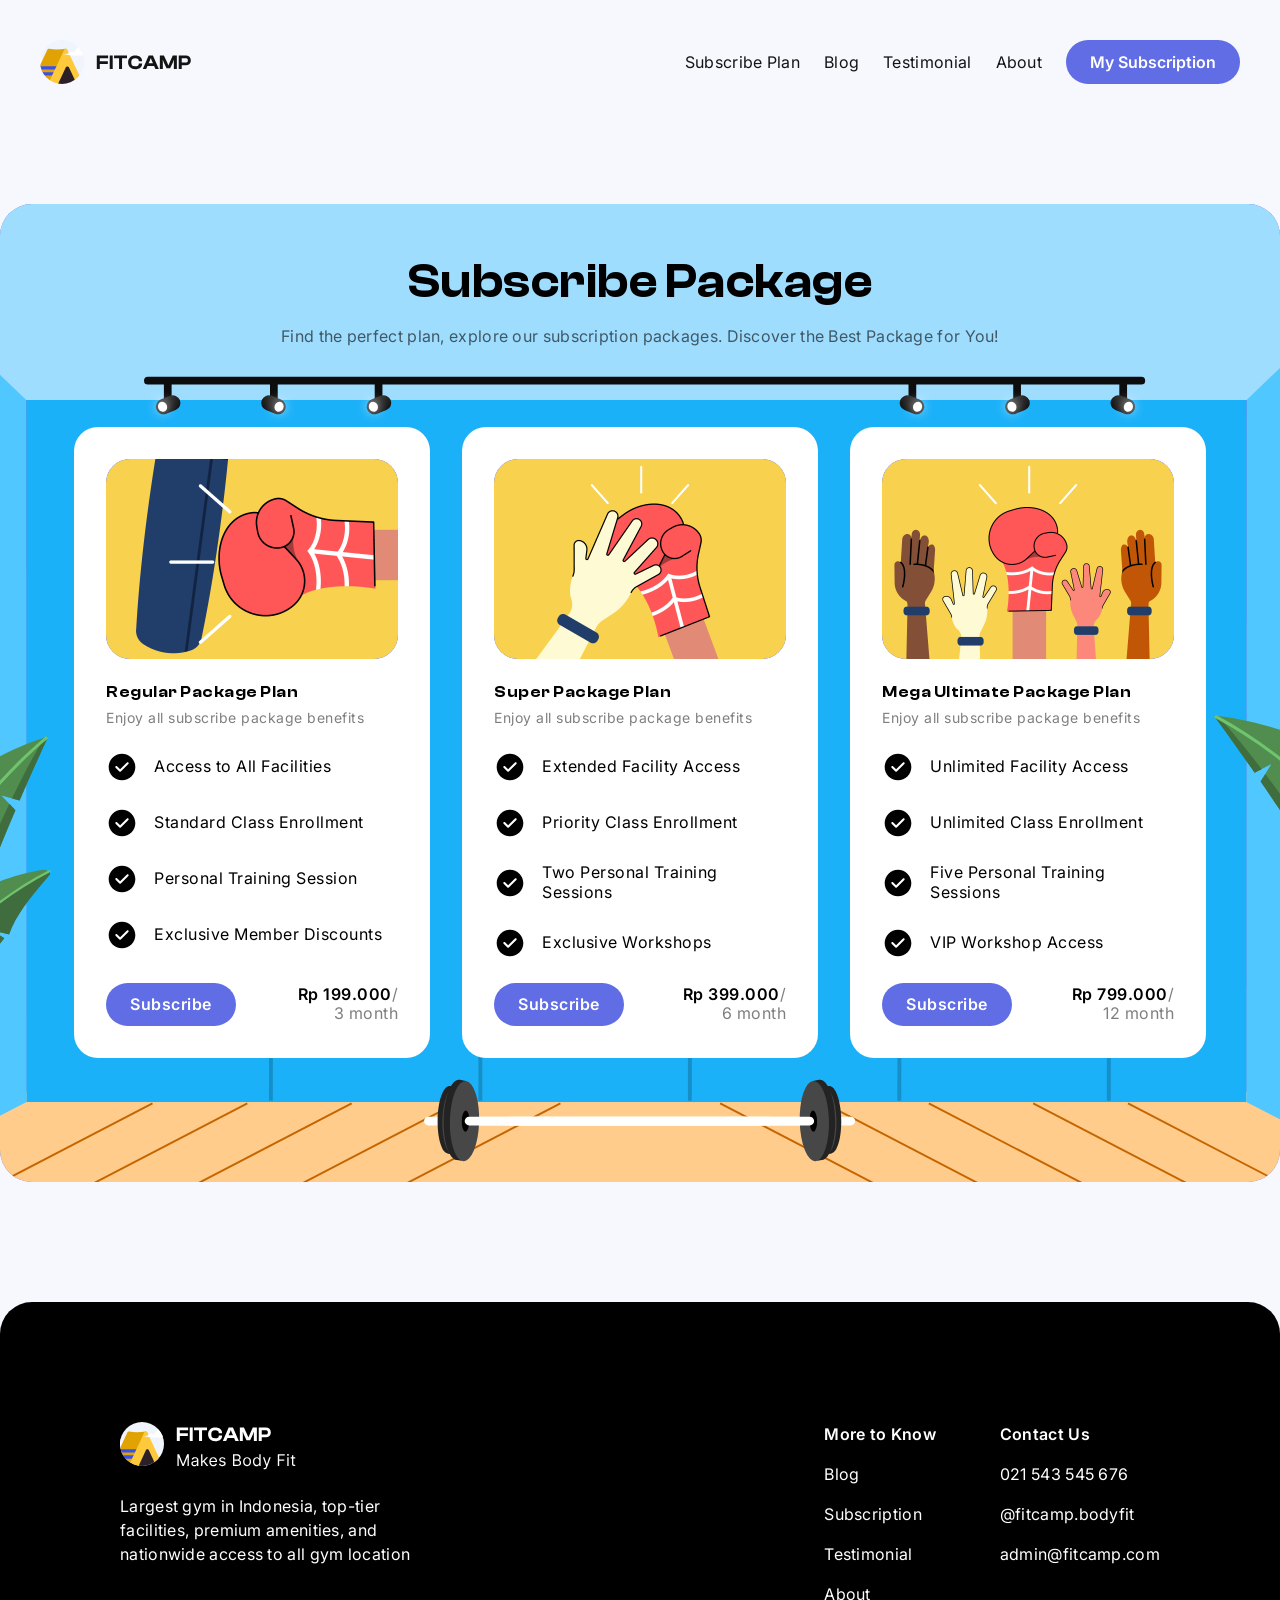
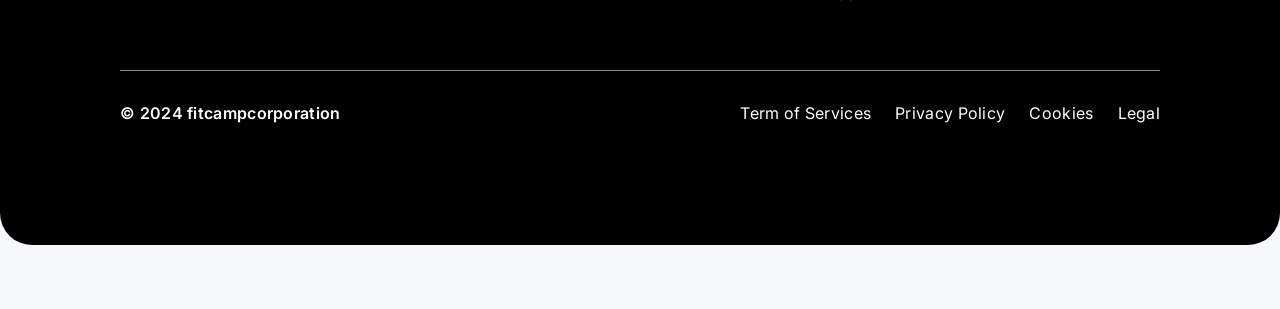
<file: public/fitnes/subscription-list.html>
<!doctype html>
<html>
<head>
    <meta charset="UTF-8">
    <meta name="viewport" content="width=device-width, initial-scale=1.0">
    <link href="./output.css" rel="stylesheet">
    <link rel="stylesheet" href="https://fonts.googleapis.com/css2?family=Inter:ital,opsz,wght@0,14..32,100..900;1,14..32,100..900&display=swap">
    <link rel="stylesheet" href="assets/fonts/clash-display/clash-display.css">
    <link href="https://fonts.googleapis.com/css2?family=Poppins:wght@400;500;600;700;800;900&display=swap" rel="stylesheet" />
</head>
<body>
    <nav class="relative flex items-center justify-between w-full max-w-[1280px] mx-auto px-10 mt-10">
        <a href="index.html">
            <img src="assets/images/logos/Logo.svg" class="flex shrink-0" alt="logo">
        </a>
        <ul class="flex items-center gap-6 justify-end">
            <li>
                <a href="#" class="leading-19 tracking-03 text-[#141414]">Subscribe Plan</a>
            </li>
            <li>
                <a href="#" class="leading-19 tracking-03 text-[#141414]">Blog</a>
            </li>
            <li>
                <a href="#" class="leading-19 tracking-03 text-[#141414]">Testimonial</a>
            </li>
            <li>
                <a href="#" class="leading-19 tracking-03 text-[#141414]">About</a>
            </li>
            <li>
                <a href="#" class="leading-19 tracking-0.5 text-white font-semibold rounded-[22px] py-3 px-6 bg-[#606DE5]">My Subscription</a>
            </li>
        </ul>
    </nav>
    <main id="content" class="relative flex w-full max-w-[1312px] min-h-[970px] h-fit mx-auto mt-[120px] rounded-[32px] bg-[#606DE5] overflow-hidden">
        <img src="assets/images/backgrounds/Illustration BG.svg" class="absolute w-full h-full object-cover" alt="background">
        <div class="relative flex flex-col w-full items-center">
            <div class="flex flex-col gap-4 text-center mx-auto mt-12">
                <h2 class="font-['ClashDisplay-SemiBold'] text-5xl leading-[59px] tracking-05">Subscribe Package</h2>
                <p class="leading-19 tracking-03 opacity-60">Find the perfect plan, explore our subscription packages. Discover the Best Package for You!</p>
            </div>
            <div class="flex gap-8 max-w-[1132px] mx-auto mt-20 mb-[124px]">
                <div class="card flex flex-col w-[356px] rounded-3xl p-8 gap-6 bg-white">
                    <div class="flex w-full h-[200px] rounded-3xl overflow-hidden bg-[#606DE5]">
                        <img src="assets/images/thumbnails/Regular-plan.png" class="w-full h-full object-cover" alt="icon">
                    </div>
                    <div class="flex flex-col gap-2">
                        <p class="font-['ClashDisplay-SemiBold'] leading-19 tracking-05">Regular Package Plan</p>
                        <p class="text-sm leading-16 tracking-05 opacity-50">Enjoy all subscribe package benefits</p>
                    </div>
                    <div class="flex items-center gap-4">
                        <img src="assets/images/icons/tick-circle.svg" class="w-8 h-8 flex shrink-0" alt="icon">
                        <p class="leading-19 tracking-05">Access to All Facilities</p>
                    </div>
                    <div class="flex items-center gap-4">
                        <img src="assets/images/icons/tick-circle.svg" class="w-8 h-8 flex shrink-0" alt="icon">
                        <p class="leading-19 tracking-05">Standard Class Enrollment</p>
                    </div>
                    <div class="flex items-center gap-4">
                        <img src="assets/images/icons/tick-circle.svg" class="w-8 h-8 flex shrink-0" alt="icon">
                        <p class="leading-19 tracking-05">Personal Training Session</p>
                    </div>
                    <div class="flex items-center gap-4">
                        <img src="assets/images/icons/tick-circle.svg" class="w-8 h-8 flex shrink-0" alt="icon">
                        <p class="leading-19 tracking-05">Exclusive Member Discounts</p>
                    </div>
                    <div class="flex items-center justify-between mt-auto">
                        <a href="checkout.html" class="w-fit rounded-full py-3 px-6 bg-[#606DE5] font-semibold leading-19 tracking-05 text-white text-center">Subscribe</a>
                        <p class="text-right font-semibold leading-19 tracking-05">
                            Rp 199.000<span class="font-normal opacity-50">/<br>3 month</span>
                        </p>
                    </div>
                </div>
                <div class="card flex flex-col w-[356px] rounded-3xl p-8 gap-6 bg-white">
                    <div class="flex w-full h-[200px] rounded-3xl overflow-hidden bg-[#606DE5]">
                        <img src="assets/images/thumbnails/super-plan.png" class="w-full h-full object-cover" alt="icon">
                    </div>
                    <div class="flex flex-col gap-2">
                        <p class="font-['ClashDisplay-SemiBold'] leading-19 tracking-05">Super Package Plan</p>
                        <p class="text-sm leading-16 tracking-05 opacity-50">Enjoy all subscribe package benefits</p>
                    </div>
                    <div class="flex items-center gap-4">
                        <img src="assets/images/icons/tick-circle.svg" class="w-8 h-8 flex shrink-0" alt="icon">
                        <p class="leading-19 tracking-05">Extended Facility Access</p>
                    </div>
                    <div class="flex items-center gap-4">
                        <img src="assets/images/icons/tick-circle.svg" class="w-8 h-8 flex shrink-0" alt="icon">
                        <p class="leading-19 tracking-05">Priority Class Enrollment</p>
                    </div>
                    <div class="flex items-center gap-4">
                        <img src="assets/images/icons/tick-circle.svg" class="w-8 h-8 flex shrink-0" alt="icon">
                        <p class="leading-19 tracking-05">Two Personal Training Sessions</p>
                    </div>
                    <div class="flex items-center gap-4">
                        <img src="assets/images/icons/tick-circle.svg" class="w-8 h-8 flex shrink-0" alt="icon">
                        <p class="leading-19 tracking-05">Exclusive Workshops</p>
                    </div>
                    <div class="flex items-center justify-between mt-auto">
                        <a href="checkout.html" class="w-fit rounded-full py-3 px-6 bg-[#606DE5] font-semibold leading-19 tracking-05 text-white text-center">Subscribe</a>
                        <p class="text-right font-semibold leading-19 tracking-05">
                            Rp 399.000<span class="font-normal opacity-50">/<br>6 month</span>
                        </p>
                    </div>
                </div>
                <div class="card flex flex-col w-[356px] rounded-3xl p-8 gap-6 bg-white">
                    <div class="flex w-full h-[200px] rounded-3xl overflow-hidden bg-[#606DE5]">
                        <img src="assets/images/thumbnails/mega-plan.png" class="w-full h-full object-cover" alt="icon">
                    </div>
                    <div class="flex flex-col gap-2">
                        <p class="font-['ClashDisplay-SemiBold'] leading-19 tracking-05">Mega Ultimate Package Plan</p>
                        <p class="text-sm leading-16 tracking-05 opacity-50">Enjoy all subscribe package benefits</p>
                    </div>
                    <div class="flex items-center gap-4">
                        <img src="assets/images/icons/tick-circle.svg" class="w-8 h-8 flex shrink-0" alt="icon">
                        <p class="leading-19 tracking-05">Unlimited Facility Access</p>
                    </div>
                    <div class="flex items-center gap-4">
                        <img src="assets/images/icons/tick-circle.svg" class="w-8 h-8 flex shrink-0" alt="icon">
                        <p class="leading-19 tracking-05">Unlimited Class Enrollment</p>
                    </div>
                    <div class="flex items-center gap-4">
                        <img src="assets/images/icons/tick-circle.svg" class="w-8 h-8 flex shrink-0" alt="icon">
                        <p class="leading-19 tracking-05">Five Personal Training Sessions</p>
                    </div>
                    <div class="flex items-center gap-4">
                        <img src="assets/images/icons/tick-circle.svg" class="w-8 h-8 flex shrink-0" alt="icon">
                        <p class="leading-19 tracking-05">VIP Workshop Access</p>
                    </div>
                    <div class="flex items-center justify-between mt-auto">
                        <a href="checkout.html" class="w-fit rounded-full py-3 px-6 bg-[#606DE5] font-semibold leading-19 tracking-05 text-white text-center">Subscribe</a>
                        <p class="text-right font-semibold leading-19 tracking-05">
                            Rp 799.000<span class="font-normal opacity-50">/<br>12 month</span>
                        </p>
                    </div>
                </div>
            </div>
        </div>
    </main>

    <footer class="flex flex-col w-full max-w-[1312px] mx-auto rounded-[32px] bg-black p-[120px] mt-[120px] mb-16">
        <div class="flex justify-between">
            <div class="flex flex-col gap-6 max-w-[306px] text-start">
                <img src="assets/images/logos/Logo-2.svg" class="h-12 w-fit" alt="icon">
                <p class="tracking-03 text-white">Largest gym in Indonesia, top-tier facilities, premium amenities, and nationwide access to all gym location</p>
            </div>
            <nav class="flex gap-16 justify-end text-white">
                <ul class="flex flex-col gap-4">
                    <p class="font-semibold tracking-03">More to Know</p>
                    <li>
                        <a href="#" class="tracking-03">Blog</a>
                    </li>
                    <li>
                        <a href="#" class="tracking-03">Subscription</a>
                    </li>
                    <li>
                        <a href="#" class="tracking-03">Testimonial</a>
                    </li>
                    <li>
                        <a href="#" class="tracking-03">About</a>
                    </li>
                </ul>
                <ul class="flex flex-col gap-4">
                    <p class="font-semibold tracking-03">Contact Us</p>
                    <li>
                        <a href="#" class="tracking-03">021 543 545 676</a>
                    </li>
                    <li>
                        <a href="#" class="tracking-03">@fitcamp.bodyfit</a>
                    </li>
                    <li>
                        <a href="#" class="tracking-03">admin@fitcamp.com</a>
                    </li>
                </ul>
            </nav>
        </div>
        <hr class="border-white/50 mt-16">
        <div class="flex items-center justify-between mt-[30px]">
            <p class="font-semibold tracking-03 text-white">© 2024 fitcampcorporation</p>
            <ul class="flex items-center justify-end gap-6 text-white">
                <li>
                    <a href="#" class="tracking-03">Term of Services</a>
                </li>
                <li>
                    <a href="#" class="tracking-03">Privacy Policy</a>
                </li>
                <li>
                    <a href="#" class="tracking-03">Cookies</a>
                </li>
                <li>
                    <a href="#" class="tracking-03">Legal</a>
                </li>
            </ul>
        </div>
    </footer>
</body>
</html>
</file>
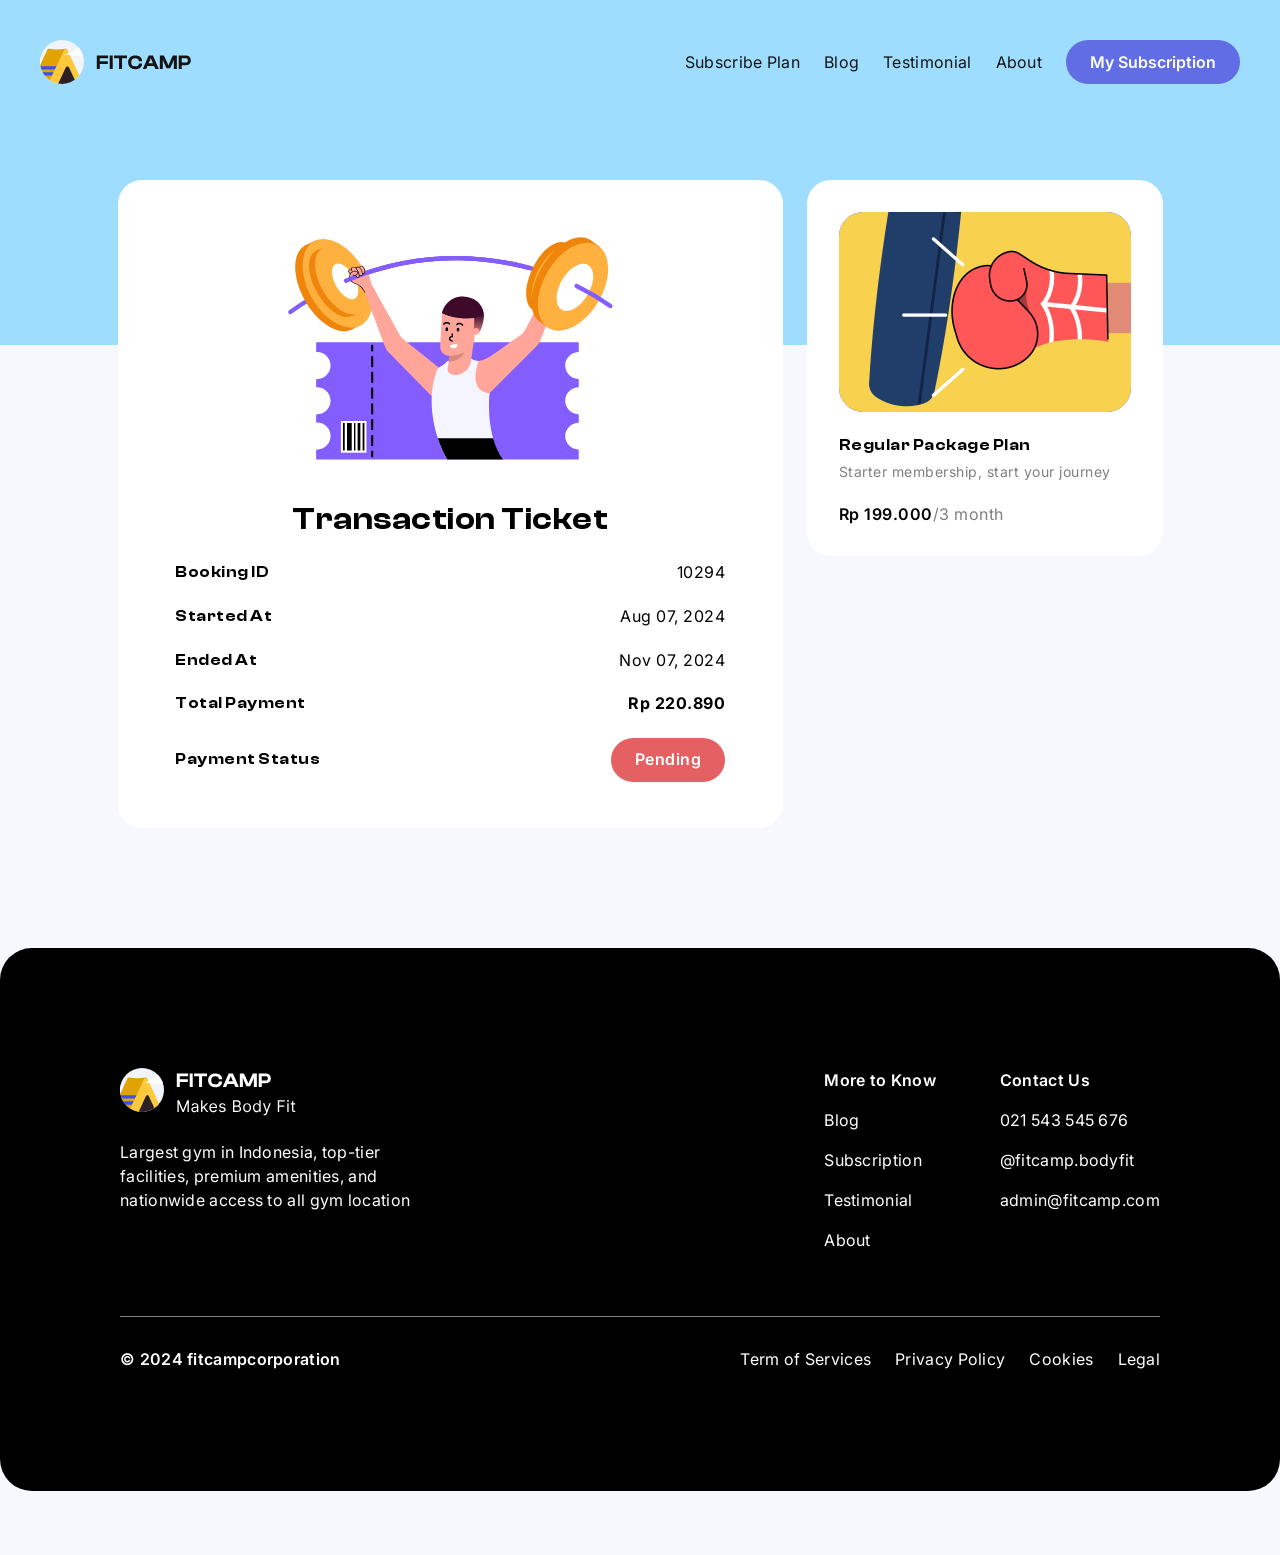
<file: public/fitnes/ticket.html>
<!doctype html>
<html>
<head>
    <meta charset="UTF-8">
    <meta name="viewport" content="width=device-width, initial-scale=1.0">
    <link href="./output.css" rel="stylesheet">
    <link rel="stylesheet" href="https://fonts.googleapis.com/css2?family=Inter:ital,opsz,wght@0,14..32,100..900;1,14..32,100..900&display=swap">
    <link rel="stylesheet" href="assets/fonts/clash-display/clash-display.css">
    <link href="https://fonts.googleapis.com/css2?family=Poppins:wght@400;500;600;700;800;900&display=swap" rel="stylesheet" />
</head>
<body>
    <div id="background" class="absolute w-full h-[345px] top-0 z-0 bg-[#9FDDFF]"></div>
    <nav class="relative flex items-center justify-between w-full max-w-[1280px] mx-auto px-10 mt-10">
        <a href="index.html">
            <img src="assets/images/logos/Logo.svg" class="flex shrink-0" alt="logo">
        </a>
        <ul class="flex items-center gap-6 justify-end">
            <li>
                <a href="#" class="leading-19 tracking-03 text-[#141414]">Subscribe Plan</a>
            </li>
            <li>
                <a href="#" class="leading-19 tracking-03 text-[#141414]">Blog</a>
            </li>
            <li>
                <a href="#" class="leading-19 tracking-03 text-[#141414]">Testimonial</a>
            </li>
            <li>
                <a href="#" class="leading-19 tracking-03 text-[#141414]">About</a>
            </li>
            <li>
                <a href="#" class="leading-19 tracking-0.5 text-white font-semibold rounded-[22px] py-3 px-6 bg-[#606DE5]">My Subscription</a>
            </li>
        </ul>
    </nav>
    <div class="relative flex justify-center w-full max-w-[1280px] gap-6 mx-auto px-10 mt-[96px]">
        <div class="flex flex-col w-full max-w-[665px] shrink-0 rounded-3xl px-[57.5px] py-[46px] gap-6 bg-white">
            <img src="assets/images/icons/ticket-lifting.svg" class="w-[350px] mx-auto" alt="icon">
            <h1 class="font-['ClashDisplay-SemiBold'] text-[32px] leading-10 tracking-05 text-center">Transaction Ticket</h1>
            <div class="flex items-center justify-between">
                <p class="font-['ClashDisplay-SemiBold'] leading-19 tracking-05">Booking ID</p>
                <p class="leading-19 tracking-05">10294</p>
            </div>
            <div class="flex items-center justify-between">
                <p class="font-['ClashDisplay-SemiBold'] leading-19 tracking-05">Started At</p>
                <p class="leading-19 tracking-05">Aug 07, 2024</p>
            </div>
            <div class="flex items-center justify-between">
                <p class="font-['ClashDisplay-SemiBold'] leading-19 tracking-05">Ended At</p>
                <p class="leading-19 tracking-05">Nov 07, 2024</p>
            </div>
            <div class="flex items-center justify-between">
                <p class="font-['ClashDisplay-SemiBold'] leading-19 tracking-05">Total Payment</p>
                <p class="leading-19 tracking-05 font-bold">Rp 220.890</p>
            </div>
            <div class="flex items-center justify-between">
                <p class="font-['ClashDisplay-SemiBold'] leading-19 tracking-05">Payment Status</p>
                <p class="rounded-full py-3 px-6 bg-[#E56062] w-fit font-semibold leading-19 tracking-05 text-white">Pending</p>
            </div>
        </div>
        <div class="flex flex-col w-full max-w-[356px] h-fit rounded-3xl p-8 gap-6 bg-white">
            <div class="flex w-full h-[200px] rounded-3xl overflow-hidden bg-[#606DE5]">
                <img src="assets/images/thumbnails/Regular-plan.png" class="w-full h-full object-cover" alt="icon">
            </div>
            <div class="flex flex-col gap-2">
                <p class="font-['ClashDisplay-SemiBold'] leading-19 tracking-05">Regular Package Plan</p>
                <p class="text-sm leading-16 tracking-05 opacity-50">Starter membership, start your journey</p>
            </div>
            <p class="font-semibold leading-19 tracking-05">
                Rp 199.000<span class="font-normal opacity-50">/3 month</span>
            </p>
        </div>
    </div>

    <footer class="flex flex-col w-full max-w-[1312px] mx-auto rounded-[32px] bg-black p-[120px] mt-[120px] mb-16">
        <div class="flex justify-between">
            <div class="flex flex-col gap-6 max-w-[306px] text-start">
                <img src="assets/images/logos/Logo-2.svg" class="h-12 w-fit" alt="icon">
                <p class="tracking-03 text-white">Largest gym in Indonesia, top-tier facilities, premium amenities, and nationwide access to all gym location</p>
            </div>
            <nav class="flex gap-16 justify-end text-white">
                <ul class="flex flex-col gap-4">
                    <p class="font-semibold tracking-03">More to Know</p>
                    <li>
                        <a href="#" class="tracking-03">Blog</a>
                    </li>
                    <li>
                        <a href="#" class="tracking-03">Subscription</a>
                    </li>
                    <li>
                        <a href="#" class="tracking-03">Testimonial</a>
                    </li>
                    <li>
                        <a href="#" class="tracking-03">About</a>
                    </li>
                </ul>
                <ul class="flex flex-col gap-4">
                    <p class="font-semibold tracking-03">Contact Us</p>
                    <li>
                        <a href="#" class="tracking-03">021 543 545 676</a>
                    </li>
                    <li>
                        <a href="#" class="tracking-03">@fitcamp.bodyfit</a>
                    </li>
                    <li>
                        <a href="#" class="tracking-03">admin@fitcamp.com</a>
                    </li>
                </ul>
            </nav>
        </div>
        <hr class="border-white/50 mt-16">
        <div class="flex items-center justify-between mt-[30px]">
            <p class="font-semibold tracking-03 text-white">© 2024 fitcampcorporation</p>
            <ul class="flex items-center justify-end gap-6 text-white">
                <li>
                    <a href="#" class="tracking-03">Term of Services</a>
                </li>
                <li>
                    <a href="#" class="tracking-03">Privacy Policy</a>
                </li>
                <li>
                    <a href="#" class="tracking-03">Cookies</a>
                </li>
                <li>
                    <a href="#" class="tracking-03">Legal</a>
                </li>
            </ul>
        </div>
    </footer>
</body>
</html>
</file>
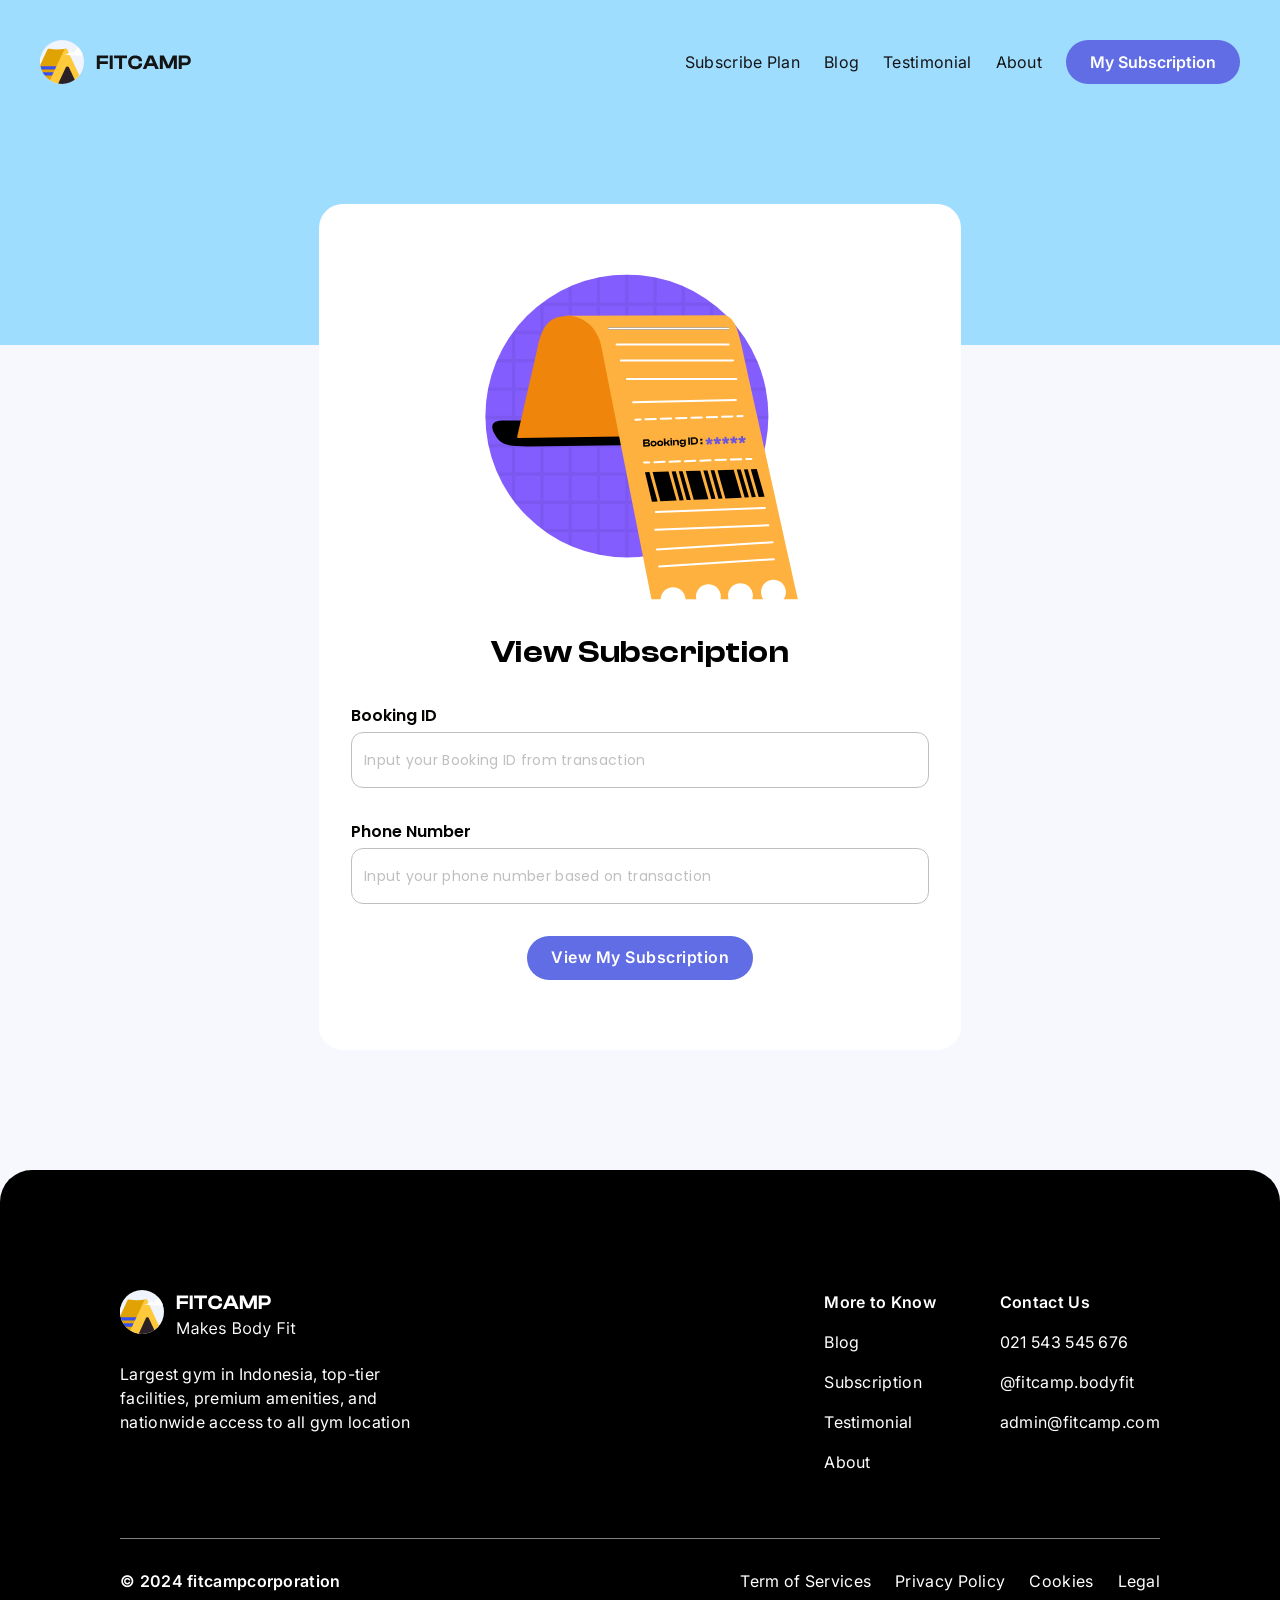
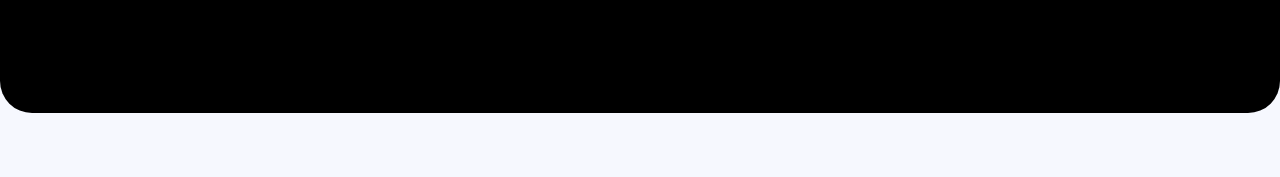
<file: public/fitnes/view-subs.html>
<!doctype html>
<html>
<head>
    <meta charset="UTF-8">
    <meta name="viewport" content="width=device-width, initial-scale=1.0">
    <link href="./output.css" rel="stylesheet">
    <link rel="stylesheet" href="https://fonts.googleapis.com/css2?family=Inter:ital,opsz,wght@0,14..32,100..900;1,14..32,100..900&display=swap">
    <link rel="stylesheet" href="assets/fonts/clash-display/clash-display.css">
    <link href="https://fonts.googleapis.com/css2?family=Poppins:wght@400;500;600;700;800;900&display=swap" rel="stylesheet" />
</head>
<body>
    <div id="background" class="absolute w-full h-[345px] top-0 z-0 bg-[#9FDDFF]"></div>
    <nav class="relative flex items-center justify-between w-full max-w-[1280px] mx-auto px-10 mt-10">
        <a href="index.html">
            <img src="assets/images/logos/Logo.svg" class="flex shrink-0" alt="logo">
        </a>
        <ul class="flex items-center gap-6 justify-end">
            <li>
                <a href="#" class="leading-19 tracking-03 text-[#141414]">Subscribe Plan</a>
            </li>
            <li>
                <a href="#" class="leading-19 tracking-03 text-[#141414]">Blog</a>
            </li>
            <li>
                <a href="#" class="leading-19 tracking-03 text-[#141414]">Testimonial</a>
            </li>
            <li>
                <a href="#" class="leading-19 tracking-03 text-[#141414]">About</a>
            </li>
            <li>
                <a href="#" class="leading-19 tracking-0.5 text-white font-semibold rounded-[22px] py-3 px-6 bg-[#606DE5]">My Subscription</a>
            </li>
        </ul>
    </nav>
    <form action="ticket.html" class="relative flex flex-col items-center w-full max-w-[642px] text-center rounded-3xl p-8 py-[70px] gap-8 bg-white mx-auto mt-[120px]">
        <img src="assets/images/icons/Booking ID.svg" class="w-[400px] flex shrink-0" alt="icon">
        <div class="flex flex-col items-center gap-4">
            <h1 class="font-['ClashDisplay-SemiBold'] text-[32px] leading-10 tracking-05">View Subscription</h1>
        </div>
        <label class="flex flex-col gap-1 font-['Poppins'] w-full items-start">
            <p class="font-semibold text-fitcamp-black">Booking ID</p>
            <input type="text" name="" id="" class="outline-none flex w-full rounded-xl px-3 py-4 border border-[#BFBFBF] bg-white font-['Poppins'] text-sm leading-[22px] tracking-03 placeholder:text-[#BFBFBF] transition-all duration-300 group-focus-within:border-black" placeholder="Input your Booking ID from transaction">
        </label>
        <label class="flex flex-col gap-1 font-['Poppins'] w-full items-start">
            <p class="font-semibold text-fitcamp-black">Phone Number</p>
            <input type="tel" name="" id="" class="outline-none flex w-full rounded-xl px-3 py-4 border border-[#BFBFBF] bg-white font-['Poppins'] text-sm leading-[22px] tracking-03 placeholder:text-[#BFBFBF] transition-all duration-300 group-focus-within:border-black" placeholder="Input your phone number based on transaction">
        </label>
        <button type="submit" class="w-fit rounded-full py-3 px-6 bg-[#606DE5] font-semibold leading-19 tracking-05 text-white text-center">View My Subscription</button>
    </form>

    <footer class="flex flex-col w-full max-w-[1312px] mx-auto rounded-[32px] bg-black p-[120px] mt-[120px] mb-16">
        <div class="flex justify-between">
            <div class="flex flex-col gap-6 max-w-[306px] text-start">
                <img src="assets/images/logos/Logo-2.svg" class="h-12 w-fit" alt="icon">
                <p class="tracking-03 text-white">Largest gym in Indonesia, top-tier facilities, premium amenities, and nationwide access to all gym location</p>
            </div>
            <nav class="flex gap-16 justify-end text-white">
                <ul class="flex flex-col gap-4">
                    <p class="font-semibold tracking-03">More to Know</p>
                    <li>
                        <a href="#" class="tracking-03">Blog</a>
                    </li>
                    <li>
                        <a href="#" class="tracking-03">Subscription</a>
                    </li>
                    <li>
                        <a href="#" class="tracking-03">Testimonial</a>
                    </li>
                    <li>
                        <a href="#" class="tracking-03">About</a>
                    </li>
                </ul>
                <ul class="flex flex-col gap-4">
                    <p class="font-semibold tracking-03">Contact Us</p>
                    <li>
                        <a href="#" class="tracking-03">021 543 545 676</a>
                    </li>
                    <li>
                        <a href="#" class="tracking-03">@fitcamp.bodyfit</a>
                    </li>
                    <li>
                        <a href="#" class="tracking-03">admin@fitcamp.com</a>
                    </li>
                </ul>
            </nav>
        </div>
        <hr class="border-white/50 mt-16">
        <div class="flex items-center justify-between mt-[30px]">
            <p class="font-semibold tracking-03 text-white">© 2024 fitcampcorporation</p>
            <ul class="flex items-center justify-end gap-6 text-white">
                <li>
                    <a href="#" class="tracking-03">Term of Services</a>
                </li>
                <li>
                    <a href="#" class="tracking-03">Privacy Policy</a>
                </li>
                <li>
                    <a href="#" class="tracking-03">Cookies</a>
                </li>
                <li>
                    <a href="#" class="tracking-03">Legal</a>
                </li>
            </ul>
        </div>
    </footer>
</body>
</html>
</file>
<file: public/fitnes/assets/fonts/clash-display/clash-display.css>
/**
* @license
*
* Font Family: Clash Display
* Designed by: Indian Type Foundry
* URL: https://www.fontshare.com/fonts/clash-display
* © 2024 Indian Type Foundry
*
* Clash Display Extralight 
* Clash Display Light 
* Clash Display Regular 
* Clash Display Medium 
* Clash Display Semibold 
* Clash Display Bold 
* Clash Display Variable (Variable font)

*
*/
@font-face {
  font-family: 'ClashDisplay-Extralight';
  src: url('Fonts/ClashDisplay-Extralight.woff2') format('woff2'),
       url('Fonts/ClashDisplay-Extralight.woff') format('woff'),
       url('Fonts/ClashDisplay-Extralight.ttf') format('truetype');
  font-weight: 200;
  font-display: swap;
  font-style: normal;
}
@font-face {
  font-family: 'ClashDisplay-Light';
  src: url('Fonts/ClashDisplay-Light.woff2') format('woff2'),
       url('Fonts/ClashDisplay-Light.woff') format('woff'),
       url('Fonts/ClashDisplay-Light.ttf') format('truetype');
  font-weight: 300;
  font-display: swap;
  font-style: normal;
}
@font-face {
  font-family: 'ClashDisplay';
  src: url('Fonts/ClashDisplay-Regular.woff2') format('woff2'),
       url('Fonts/ClashDisplay-Regular.woff') format('woff'),
       url('Fonts/ClashDisplay-Regular.ttf') format('truetype');
  font-weight: 400;
  font-display: swap;
  font-style: normal;
}
@font-face {
  font-family: 'ClashDisplay-Medium';
  src: url('Fonts/ClashDisplay-Medium.woff2') format('woff2'),
       url('Fonts/ClashDisplay-Medium.woff') format('woff'),
       url('Fonts/ClashDisplay-Medium.ttf') format('truetype');
  font-weight: 500;
  font-display: swap;
  font-style: normal;
}
@font-face {
  font-family: 'ClashDisplay-Semibold';
  src: url('Fonts/ClashDisplay-Semibold.woff2') format('woff2'),
       url('Fonts/ClashDisplay-Semibold.woff') format('woff'),
       url('Fonts/ClashDisplay-Semibold.ttf') format('truetype');
  font-weight: 600;
  font-display: swap;
  font-style: normal;
}
@font-face {
  font-family: 'ClashDisplay-Bold';
  src: url('Fonts/ClashDisplay-Bold.woff2') format('woff2'),
       url('Fonts/ClashDisplay-Bold.woff') format('woff'),
       url('Fonts/ClashDisplay-Bold.ttf') format('truetype');
  font-weight: 700;
  font-display: swap;
  font-style: normal;
}
/**
* This is a variable font
* You can control variable axes as shown below:
* font-variation-settings: wght 700.0;
*
* available axes:
'wght' (range from 200.0 to 700.0
*/
@font-face {
  font-family: 'ClashDisplay-Variable';
  src: url('Fonts/ClashDisplay-Variable.woff2') format('woff2'),
       url('Fonts/ClashDisplay-Variable.woff') format('woff'),
       url('Fonts/ClashDisplay-Variable.ttf') format('truetype');
  font-weight: 200 700;
  font-display: swap;
  font-style: normal;
}
</file>
<file: public/fitnes/output.css>
/*
! tailwindcss v3.4.10 | MIT License | https://tailwindcss.com
*/

/*
1. Prevent padding and border from affecting element width. (https://github.com/mozdevs/cssremedy/issues/4)
2. Allow adding a border to an element by just adding a border-width. (https://github.com/tailwindcss/tailwindcss/pull/116)
*/

*,
::before,
::after {
  box-sizing: border-box;
  /* 1 */
  border-width: 0;
  /* 2 */
  border-style: solid;
  /* 2 */
  border-color: #e5e7eb;
  /* 2 */
}

::before,
::after {
  --tw-content: '';
}

/*
1. Use a consistent sensible line-height in all browsers.
2. Prevent adjustments of font size after orientation changes in iOS.
3. Use a more readable tab size.
4. Use the user's configured `sans` font-family by default.
5. Use the user's configured `sans` font-feature-settings by default.
6. Use the user's configured `sans` font-variation-settings by default.
7. Disable tap highlights on iOS
*/

html,
:host {
  line-height: 1.5;
  /* 1 */
  -webkit-text-size-adjust: 100%;
  /* 2 */
  -moz-tab-size: 4;
  /* 3 */
  -o-tab-size: 4;
     tab-size: 4;
  /* 3 */
  font-family: ui-sans-serif, system-ui, sans-serif, "Apple Color Emoji", "Segoe UI Emoji", "Segoe UI Symbol", "Noto Color Emoji";
  /* 4 */
  font-feature-settings: normal;
  /* 5 */
  font-variation-settings: normal;
  /* 6 */
  -webkit-tap-highlight-color: transparent;
  /* 7 */
}

/*
1. Remove the margin in all browsers.
2. Inherit line-height from `html` so users can set them as a class directly on the `html` element.
*/

body {
  margin: 0;
  /* 1 */
  line-height: inherit;
  /* 2 */
}

/*
1. Add the correct height in Firefox.
2. Correct the inheritance of border color in Firefox. (https://bugzilla.mozilla.org/show_bug.cgi?id=190655)
3. Ensure horizontal rules are visible by default.
*/

hr {
  height: 0;
  /* 1 */
  color: inherit;
  /* 2 */
  border-top-width: 1px;
  /* 3 */
}

/*
Add the correct text decoration in Chrome, Edge, and Safari.
*/

abbr:where([title]) {
  -webkit-text-decoration: underline dotted;
          text-decoration: underline dotted;
}

/*
Remove the default font size and weight for headings.
*/

h1,
h2,
h3,
h4,
h5,
h6 {
  font-size: inherit;
  font-weight: inherit;
}

/*
Reset links to optimize for opt-in styling instead of opt-out.
*/

a {
  color: inherit;
  text-decoration: inherit;
}

/*
Add the correct font weight in Edge and Safari.
*/

b,
strong {
  font-weight: bolder;
}

/*
1. Use the user's configured `mono` font-family by default.
2. Use the user's configured `mono` font-feature-settings by default.
3. Use the user's configured `mono` font-variation-settings by default.
4. Correct the odd `em` font sizing in all browsers.
*/

code,
kbd,
samp,
pre {
  font-family: ui-monospace, SFMono-Regular, Menlo, Monaco, Consolas, "Liberation Mono", "Courier New", monospace;
  /* 1 */
  font-feature-settings: normal;
  /* 2 */
  font-variation-settings: normal;
  /* 3 */
  font-size: 1em;
  /* 4 */
}

/*
Add the correct font size in all browsers.
*/

small {
  font-size: 80%;
}

/*
Prevent `sub` and `sup` elements from affecting the line height in all browsers.
*/

sub,
sup {
  font-size: 75%;
  line-height: 0;
  position: relative;
  vertical-align: baseline;
}

sub {
  bottom: -0.25em;
}

sup {
  top: -0.5em;
}

/*
1. Remove text indentation from table contents in Chrome and Safari. (https://bugs.chromium.org/p/chromium/issues/detail?id=999088, https://bugs.webkit.org/show_bug.cgi?id=201297)
2. Correct table border color inheritance in all Chrome and Safari. (https://bugs.chromium.org/p/chromium/issues/detail?id=935729, https://bugs.webkit.org/show_bug.cgi?id=195016)
3. Remove gaps between table borders by default.
*/

table {
  text-indent: 0;
  /* 1 */
  border-color: inherit;
  /* 2 */
  border-collapse: collapse;
  /* 3 */
}

/*
1. Change the font styles in all browsers.
2. Remove the margin in Firefox and Safari.
3. Remove default padding in all browsers.
*/

button,
input,
optgroup,
select,
textarea {
  font-family: inherit;
  /* 1 */
  font-feature-settings: inherit;
  /* 1 */
  font-variation-settings: inherit;
  /* 1 */
  font-size: 100%;
  /* 1 */
  font-weight: inherit;
  /* 1 */
  line-height: inherit;
  /* 1 */
  letter-spacing: inherit;
  /* 1 */
  color: inherit;
  /* 1 */
  margin: 0;
  /* 2 */
  padding: 0;
  /* 3 */
}

/*
Remove the inheritance of text transform in Edge and Firefox.
*/

button,
select {
  text-transform: none;
}

/*
1. Correct the inability to style clickable types in iOS and Safari.
2. Remove default button styles.
*/

button,
input:where([type='button']),
input:where([type='reset']),
input:where([type='submit']) {
  -webkit-appearance: button;
  /* 1 */
  background-color: transparent;
  /* 2 */
  background-image: none;
  /* 2 */
}

/*
Use the modern Firefox focus style for all focusable elements.
*/

:-moz-focusring {
  outline: auto;
}

/*
Remove the additional `:invalid` styles in Firefox. (https://github.com/mozilla/gecko-dev/blob/2f9eacd9d3d995c937b4251a5557d95d494c9be1/layout/style/res/forms.css#L728-L737)
*/

:-moz-ui-invalid {
  box-shadow: none;
}

/*
Add the correct vertical alignment in Chrome and Firefox.
*/

progress {
  vertical-align: baseline;
}

/*
Correct the cursor style of increment and decrement buttons in Safari.
*/

::-webkit-inner-spin-button,
::-webkit-outer-spin-button {
  height: auto;
}

/*
1. Correct the odd appearance in Chrome and Safari.
2. Correct the outline style in Safari.
*/

[type='search'] {
  -webkit-appearance: textfield;
  /* 1 */
  outline-offset: -2px;
  /* 2 */
}

/*
Remove the inner padding in Chrome and Safari on macOS.
*/

::-webkit-search-decoration {
  -webkit-appearance: none;
}

/*
1. Correct the inability to style clickable types in iOS and Safari.
2. Change font properties to `inherit` in Safari.
*/

::-webkit-file-upload-button {
  -webkit-appearance: button;
  /* 1 */
  font: inherit;
  /* 2 */
}

/*
Add the correct display in Chrome and Safari.
*/

summary {
  display: list-item;
}

/*
Removes the default spacing and border for appropriate elements.
*/

blockquote,
dl,
dd,
h1,
h2,
h3,
h4,
h5,
h6,
hr,
figure,
p,
pre {
  margin: 0;
}

fieldset {
  margin: 0;
  padding: 0;
}

legend {
  padding: 0;
}

ol,
ul,
menu {
  list-style: none;
  margin: 0;
  padding: 0;
}

/*
Reset default styling for dialogs.
*/

dialog {
  padding: 0;
}

/*
Prevent resizing textareas horizontally by default.
*/

textarea {
  resize: vertical;
}

/*
1. Reset the default placeholder opacity in Firefox. (https://github.com/tailwindlabs/tailwindcss/issues/3300)
2. Set the default placeholder color to the user's configured gray 400 color.
*/

input::-moz-placeholder, textarea::-moz-placeholder {
  opacity: 1;
  /* 1 */
  color: #9ca3af;
  /* 2 */
}

input::placeholder,
textarea::placeholder {
  opacity: 1;
  /* 1 */
  color: #9ca3af;
  /* 2 */
}

/*
Set the default cursor for buttons.
*/

button,
[role="button"] {
  cursor: pointer;
}

/*
Make sure disabled buttons don't get the pointer cursor.
*/

:disabled {
  cursor: default;
}

/*
1. Make replaced elements `display: block` by default. (https://github.com/mozdevs/cssremedy/issues/14)
2. Add `vertical-align: middle` to align replaced elements more sensibly by default. (https://github.com/jensimmons/cssremedy/issues/14#issuecomment-634934210)
   This can trigger a poorly considered lint error in some tools but is included by design.
*/

img,
svg,
video,
canvas,
audio,
iframe,
embed,
object {
  display: block;
  /* 1 */
  vertical-align: middle;
  /* 2 */
}

/*
Constrain images and videos to the parent width and preserve their intrinsic aspect ratio. (https://github.com/mozdevs/cssremedy/issues/14)
*/

img,
video {
  max-width: 100%;
  height: auto;
}

/* Make elements with the HTML hidden attribute stay hidden by default */

[hidden] {
  display: none;
}

*, ::before, ::after {
  --tw-border-spacing-x: 0;
  --tw-border-spacing-y: 0;
  --tw-translate-x: 0;
  --tw-translate-y: 0;
  --tw-rotate: 0;
  --tw-skew-x: 0;
  --tw-skew-y: 0;
  --tw-scale-x: 1;
  --tw-scale-y: 1;
  --tw-pan-x:  ;
  --tw-pan-y:  ;
  --tw-pinch-zoom:  ;
  --tw-scroll-snap-strictness: proximity;
  --tw-gradient-from-position:  ;
  --tw-gradient-via-position:  ;
  --tw-gradient-to-position:  ;
  --tw-ordinal:  ;
  --tw-slashed-zero:  ;
  --tw-numeric-figure:  ;
  --tw-numeric-spacing:  ;
  --tw-numeric-fraction:  ;
  --tw-ring-inset:  ;
  --tw-ring-offset-width: 0px;
  --tw-ring-offset-color: #fff;
  --tw-ring-color: rgb(59 130 246 / 0.5);
  --tw-ring-offset-shadow: 0 0 #0000;
  --tw-ring-shadow: 0 0 #0000;
  --tw-shadow: 0 0 #0000;
  --tw-shadow-colored: 0 0 #0000;
  --tw-blur:  ;
  --tw-brightness:  ;
  --tw-contrast:  ;
  --tw-grayscale:  ;
  --tw-hue-rotate:  ;
  --tw-invert:  ;
  --tw-saturate:  ;
  --tw-sepia:  ;
  --tw-drop-shadow:  ;
  --tw-backdrop-blur:  ;
  --tw-backdrop-brightness:  ;
  --tw-backdrop-contrast:  ;
  --tw-backdrop-grayscale:  ;
  --tw-backdrop-hue-rotate:  ;
  --tw-backdrop-invert:  ;
  --tw-backdrop-opacity:  ;
  --tw-backdrop-saturate:  ;
  --tw-backdrop-sepia:  ;
  --tw-contain-size:  ;
  --tw-contain-layout:  ;
  --tw-contain-paint:  ;
  --tw-contain-style:  ;
}

::backdrop {
  --tw-border-spacing-x: 0;
  --tw-border-spacing-y: 0;
  --tw-translate-x: 0;
  --tw-translate-y: 0;
  --tw-rotate: 0;
  --tw-skew-x: 0;
  --tw-skew-y: 0;
  --tw-scale-x: 1;
  --tw-scale-y: 1;
  --tw-pan-x:  ;
  --tw-pan-y:  ;
  --tw-pinch-zoom:  ;
  --tw-scroll-snap-strictness: proximity;
  --tw-gradient-from-position:  ;
  --tw-gradient-via-position:  ;
  --tw-gradient-to-position:  ;
  --tw-ordinal:  ;
  --tw-slashed-zero:  ;
  --tw-numeric-figure:  ;
  --tw-numeric-spacing:  ;
  --tw-numeric-fraction:  ;
  --tw-ring-inset:  ;
  --tw-ring-offset-width: 0px;
  --tw-ring-offset-color: #fff;
  --tw-ring-color: rgb(59 130 246 / 0.5);
  --tw-ring-offset-shadow: 0 0 #0000;
  --tw-ring-shadow: 0 0 #0000;
  --tw-shadow: 0 0 #0000;
  --tw-shadow-colored: 0 0 #0000;
  --tw-blur:  ;
  --tw-brightness:  ;
  --tw-contrast:  ;
  --tw-grayscale:  ;
  --tw-hue-rotate:  ;
  --tw-invert:  ;
  --tw-saturate:  ;
  --tw-sepia:  ;
  --tw-drop-shadow:  ;
  --tw-backdrop-blur:  ;
  --tw-backdrop-brightness:  ;
  --tw-backdrop-contrast:  ;
  --tw-backdrop-grayscale:  ;
  --tw-backdrop-hue-rotate:  ;
  --tw-backdrop-invert:  ;
  --tw-backdrop-opacity:  ;
  --tw-backdrop-saturate:  ;
  --tw-backdrop-sepia:  ;
  --tw-contain-size:  ;
  --tw-contain-layout:  ;
  --tw-contain-paint:  ;
  --tw-contain-style:  ;
}

.absolute {
  position: absolute;
}

.\!relative {
  position: relative !important;
}

.relative {
  position: relative;
}

.top-0 {
  top: 0px;
}

.z-0 {
  z-index: 0;
}

.-z-10 {
  z-index: -10;
}

.mx-auto {
  margin-left: auto;
  margin-right: auto;
}

.-mb-\[140px\] {
  margin-bottom: -140px;
}

.mb-16 {
  margin-bottom: 4rem;
}

.mb-\[124px\] {
  margin-bottom: 124px;
}

.mt-10 {
  margin-top: 2.5rem;
}

.mt-12 {
  margin-top: 3rem;
}

.mt-16 {
  margin-top: 4rem;
}

.mt-20 {
  margin-top: 5rem;
}

.mt-4 {
  margin-top: 1rem;
}

.mt-\[120px\] {
  margin-top: 120px;
}

.mt-\[30px\] {
  margin-top: 30px;
}

.mt-\[38px\] {
  margin-top: 38px;
}

.mt-\[50px\] {
  margin-top: 50px;
}

.mt-\[96px\] {
  margin-top: 96px;
}

.mt-auto {
  margin-top: auto;
}

.ml-2 {
  margin-left: 0.5rem;
}

.\!flex {
  display: flex !important;
}

.flex {
  display: flex;
}

.grid {
  display: grid;
}

.aspect-\[820\/209\] {
  aspect-ratio: 820/209;
}

.\!h-16 {
  height: 4rem !important;
}

.h-10 {
  height: 2.5rem;
}

.h-12 {
  height: 3rem;
}

.h-16 {
  height: 4rem;
}

.h-20 {
  height: 5rem;
}

.h-4 {
  height: 1rem;
}

.h-8 {
  height: 2rem;
}

.h-\[1044px\] {
  height: 1044px;
}

.h-\[120px\] {
  height: 120px;
}

.h-\[200px\] {
  height: 200px;
}

.h-\[280px\] {
  height: 280px;
}

.h-\[345px\] {
  height: 345px;
}

.h-\[355px\] {
  height: 355px;
}

.h-\[453px\] {
  height: 453px;
}

.h-\[56px\] {
  height: 56px;
}

.h-\[70px\] {
  height: 70px;
}

.h-\[72px\] {
  height: 72px;
}

.h-fit {
  height: -moz-fit-content;
  height: fit-content;
}

.h-full {
  height: 100%;
}

.h-5 {
  height: 1.25rem;
}

.min-h-\[970px\] {
  min-height: 970px;
}

.\!w-16 {
  width: 4rem !important;
}

.w-10 {
  width: 2.5rem;
}

.w-12 {
  width: 3rem;
}

.w-16 {
  width: 4rem;
}

.w-20 {
  width: 5rem;
}

.w-4 {
  width: 1rem;
}

.w-8 {
  width: 2rem;
}

.w-\[1060px\] {
  width: 1060px;
}

.w-\[120px\] {
  width: 120px;
}

.w-\[162px\] {
  width: 162px;
}

.w-\[282px\] {
  width: 282px;
}

.w-\[356px\] {
  width: 356px;
}

.w-\[487px\] {
  width: 487px;
}

.w-\[56px\] {
  width: 56px;
}

.w-\[72px\] {
  width: 72px;
}

.w-\[88px\] {
  width: 88px;
}

.w-fit {
  width: -moz-fit-content;
  width: fit-content;
}

.w-full {
  width: 100%;
}

.w-5 {
  width: 1.25rem;
}

.w-\[390px\] {
  width: 390px;
}

.w-\[400px\] {
  width: 400px;
}

.w-\[350px\] {
  width: 350px;
}

.max-w-\[1069px\] {
  max-width: 1069px;
}

.max-w-\[1132px\] {
  max-width: 1132px;
}

.max-w-\[1280px\] {
  max-width: 1280px;
}

.max-w-\[1312px\] {
  max-width: 1312px;
}

.max-w-\[306px\] {
  max-width: 306px;
}

.max-w-\[820px\] {
  max-width: 820px;
}

.max-w-\[642px\] {
  max-width: 642px;
}

.max-w-\[665px\] {
  max-width: 665px;
}

.max-w-\[356px\] {
  max-width: 356px;
}

.flex-1 {
  flex: 1 1 0%;
}

.\!shrink-0 {
  flex-shrink: 0 !important;
}

.shrink-0 {
  flex-shrink: 0;
}

.transform {
  transform: translate(var(--tw-translate-x), var(--tw-translate-y)) rotate(var(--tw-rotate)) skewX(var(--tw-skew-x)) skewY(var(--tw-skew-y)) scaleX(var(--tw-scale-x)) scaleY(var(--tw-scale-y));
}

.appearance-none {
  -webkit-appearance: none;
     -moz-appearance: none;
          appearance: none;
}

.grid-cols-2 {
  grid-template-columns: repeat(2, minmax(0, 1fr));
}

.grid-cols-3 {
  grid-template-columns: repeat(3, minmax(0, 1fr));
}

.grid-cols-4 {
  grid-template-columns: repeat(4, minmax(0, 1fr));
}

.flex-col {
  flex-direction: column;
}

.flex-wrap {
  flex-wrap: wrap;
}

.flex-nowrap {
  flex-wrap: nowrap;
}

.items-start {
  align-items: flex-start;
}

.items-center {
  align-items: center;
}

.justify-start {
  justify-content: flex-start;
}

.justify-end {
  justify-content: flex-end;
}

.justify-center {
  justify-content: center;
}

.justify-between {
  justify-content: space-between;
}

.gap-1 {
  gap: 0.25rem;
}

.gap-12 {
  gap: 3rem;
}

.gap-16 {
  gap: 4rem;
}

.gap-2 {
  gap: 0.5rem;
}

.gap-20 {
  gap: 5rem;
}

.gap-3 {
  gap: 0.75rem;
}

.gap-4 {
  gap: 1rem;
}

.gap-6 {
  gap: 1.5rem;
}

.gap-8 {
  gap: 2rem;
}

.gap-x-8 {
  -moz-column-gap: 2rem;
       column-gap: 2rem;
}

.gap-y-6 {
  row-gap: 1.5rem;
}

.\!overflow-hidden {
  overflow: hidden !important;
}

.overflow-hidden {
  overflow: hidden;
}

.text-nowrap {
  text-wrap: nowrap;
}

.\!rounded-full {
  border-radius: 9999px !important;
}

.rounded-2xl {
  border-radius: 1rem;
}

.rounded-3xl {
  border-radius: 1.5rem;
}

.rounded-\[22px\] {
  border-radius: 22px;
}

.rounded-\[32px\] {
  border-radius: 32px;
}

.rounded-\[38px\] {
  border-radius: 38px;
}

.rounded-\[48px\] {
  border-radius: 48px;
}

.rounded-\[53px\] {
  border-radius: 53px;
}

.rounded-full {
  border-radius: 9999px;
}

.rounded-xl {
  border-radius: 0.75rem;
}

.rounded-lg {
  border-radius: 0.5rem;
}

.border {
  border-width: 1px;
}

.border-\[5px\] {
  border-width: 5px;
}

.border-dashed {
  border-style: dashed;
}

.border-\[\#BFBFBF\] {
  --tw-border-opacity: 1;
  border-color: rgb(191 191 191 / var(--tw-border-opacity));
}

.border-\[\#E4E4E4\] {
  --tw-border-opacity: 1;
  border-color: rgb(228 228 228 / var(--tw-border-opacity));
}

.border-black {
  --tw-border-opacity: 1;
  border-color: rgb(0 0 0 / var(--tw-border-opacity));
}

.border-black\/10 {
  border-color: rgb(0 0 0 / 0.1);
}

.border-white {
  --tw-border-opacity: 1;
  border-color: rgb(255 255 255 / var(--tw-border-opacity));
}

.border-white\/50 {
  border-color: rgb(255 255 255 / 0.5);
}

.\!bg-white {
  --tw-bg-opacity: 1 !important;
  background-color: rgb(255 255 255 / var(--tw-bg-opacity)) !important;
}

.bg-\[\#06425E\] {
  --tw-bg-opacity: 1;
  background-color: rgb(6 66 94 / var(--tw-bg-opacity));
}

.bg-\[\#606DE5\] {
  --tw-bg-opacity: 1;
  background-color: rgb(96 109 229 / var(--tw-bg-opacity));
}

.bg-\[\#9FDDFF\] {
  --tw-bg-opacity: 1;
  background-color: rgb(159 221 255 / var(--tw-bg-opacity));
}

.bg-\[\#D9D9D9\] {
  --tw-bg-opacity: 1;
  background-color: rgb(217 217 217 / var(--tw-bg-opacity));
}

.bg-\[\#E56062\] {
  --tw-bg-opacity: 1;
  background-color: rgb(229 96 98 / var(--tw-bg-opacity));
}

.bg-black {
  --tw-bg-opacity: 1;
  background-color: rgb(0 0 0 / var(--tw-bg-opacity));
}

.bg-fitcamp-black {
  --tw-bg-opacity: 1;
  background-color: rgb(5 4 3 / var(--tw-bg-opacity));
}

.bg-white {
  --tw-bg-opacity: 1;
  background-color: rgb(255 255 255 / var(--tw-bg-opacity));
}

.bg-\[\#D0EEFF\] {
  --tw-bg-opacity: 1;
  background-color: rgb(208 238 255 / var(--tw-bg-opacity));
}

.object-contain {
  -o-object-fit: contain;
     object-fit: contain;
}

.object-cover {
  -o-object-fit: cover;
     object-fit: cover;
}

.p-10 {
  padding: 2.5rem;
}

.p-2 {
  padding: 0.5rem;
}

.p-3 {
  padding: 0.75rem;
}

.p-8 {
  padding: 2rem;
}

.p-\[120px\] {
  padding: 120px;
}

.p-4 {
  padding: 1rem;
}

.px-10 {
  padding-left: 2.5rem;
  padding-right: 2.5rem;
}

.px-3 {
  padding-left: 0.75rem;
  padding-right: 0.75rem;
}

.px-6 {
  padding-left: 1.5rem;
  padding-right: 1.5rem;
}

.px-\[27px\] {
  padding-left: 27px;
  padding-right: 27px;
}

.px-\[72px\] {
  padding-left: 72px;
  padding-right: 72px;
}

.py-3 {
  padding-top: 0.75rem;
  padding-bottom: 0.75rem;
}

.py-4 {
  padding-top: 1rem;
  padding-bottom: 1rem;
}

.py-\[56px\] {
  padding-top: 56px;
  padding-bottom: 56px;
}

.px-8 {
  padding-left: 2rem;
  padding-right: 2rem;
}

.py-\[85px\] {
  padding-top: 85px;
  padding-bottom: 85px;
}

.py-\[70px\] {
  padding-top: 70px;
  padding-bottom: 70px;
}

.py-\[46px\] {
  padding-top: 46px;
  padding-bottom: 46px;
}

.px-\[57\.5px\] {
  padding-left: 57.5px;
  padding-right: 57.5px;
}

.pl-6 {
  padding-left: 1.5rem;
}

.pr-6 {
  padding-right: 1.5rem;
}

.text-center {
  text-align: center;
}

.text-right {
  text-align: right;
}

.text-start {
  text-align: start;
}

.font-\[\'ClashDisplay-Bold\'\] {
  font-family: 'ClashDisplay-Bold';
}

.font-\[\'ClashDisplay-SemiBold\'\] {
  font-family: 'ClashDisplay-SemiBold';
}

.font-\[\'Poppins\'\] {
  font-family: 'Poppins';
}

.text-2xl {
  font-size: 1.5rem;
  line-height: 2rem;
}

.text-5xl {
  font-size: 3rem;
  line-height: 1;
}

.text-\[32px\] {
  font-size: 32px;
}

.text-\[48px\] {
  font-size: 48px;
}

.text-\[78px\] {
  font-size: 78px;
}

.text-sm {
  font-size: 0.875rem;
  line-height: 1.25rem;
}

.text-xl {
  font-size: 1.25rem;
  line-height: 1.75rem;
}

.text-xs {
  font-size: 0.75rem;
  line-height: 1rem;
}

.font-normal {
  font-weight: 400;
}

.font-semibold {
  font-weight: 600;
}

.font-bold {
  font-weight: 700;
}

.leading-14 {
  line-height: 14.52px;
}

.leading-16 {
  line-height: 16.94px;
}

.leading-17 {
  line-height: 17.22px;
}

.leading-19 {
  line-height: 19.68px;
}

.leading-5 {
  line-height: 1.25rem;
}

.leading-6 {
  line-height: 1.5rem;
}

.leading-\[22px\] {
  line-height: 22px;
}

.leading-\[29\.52px\] {
  line-height: 29.52px;
}

.leading-\[34px\] {
  line-height: 34px;
}

.leading-\[40px\] {
  line-height: 40px;
}

.leading-\[59px\] {
  line-height: 59px;
}

.leading-10 {
  line-height: 2.5rem;
}

.leading-8 {
  line-height: 2rem;
}

.tracking-03 {
  letter-spacing: 0.3px;
}

.tracking-05 {
  letter-spacing: 0.5px;
}

.tracking-\[1px\] {
  letter-spacing: 1px;
}

.text-\[\#141414\] {
  --tw-text-opacity: 1;
  color: rgb(20 20 20 / var(--tw-text-opacity));
}

.text-\[\#8D9397\] {
  --tw-text-opacity: 1;
  color: rgb(141 147 151 / var(--tw-text-opacity));
}

.text-fitcamp-royal-blue {
  --tw-text-opacity: 1;
  color: rgb(96 109 229 / var(--tw-text-opacity));
}

.text-white {
  --tw-text-opacity: 1;
  color: rgb(255 255 255 / var(--tw-text-opacity));
}

.text-\[\#606DE5\] {
  --tw-text-opacity: 1;
  color: rgb(96 109 229 / var(--tw-text-opacity));
}

.text-\[\#EC0307\] {
  --tw-text-opacity: 1;
  color: rgb(236 3 7 / var(--tw-text-opacity));
}

.text-fitcamp-black {
  --tw-text-opacity: 1;
  color: rgb(5 4 3 / var(--tw-text-opacity));
}

.text-\[\#BFBFBF\] {
  --tw-text-opacity: 1;
  color: rgb(191 191 191 / var(--tw-text-opacity));
}

.text-\[\#835DFE\] {
  --tw-text-opacity: 1;
  color: rgb(131 93 254 / var(--tw-text-opacity));
}

.opacity-10 {
  opacity: 0.1;
}

.opacity-50 {
  opacity: 0.5;
}

.opacity-60 {
  opacity: 0.6;
}

.shadow-\[8px_12px_28px_0_\#0000000D\] {
  --tw-shadow: 8px 12px 28px 0 #0000000D;
  --tw-shadow-colored: 8px 12px 28px 0 var(--tw-shadow-color);
  box-shadow: var(--tw-ring-offset-shadow, 0 0 #0000), var(--tw-ring-shadow, 0 0 #0000), var(--tw-shadow);
}

.outline-none {
  outline: 2px solid transparent;
  outline-offset: 2px;
}

.ring-\[3px\] {
  --tw-ring-offset-shadow: var(--tw-ring-inset) 0 0 0 var(--tw-ring-offset-width) var(--tw-ring-offset-color);
  --tw-ring-shadow: var(--tw-ring-inset) 0 0 0 calc(3px + var(--tw-ring-offset-width)) var(--tw-ring-color);
  box-shadow: var(--tw-ring-offset-shadow), var(--tw-ring-shadow), var(--tw-shadow, 0 0 #0000);
}

.ring-\[\#835DFE\] {
  --tw-ring-opacity: 1;
  --tw-ring-color: rgb(131 93 254 / var(--tw-ring-opacity));
}

.transition-all {
  transition-property: all;
  transition-timing-function: cubic-bezier(0.4, 0, 0.2, 1);
  transition-duration: 150ms;
}

.duration-300 {
  transition-duration: 300ms;
}

.\!\[background\:none\] {
  background: none !important;
}

body{
  background-color: #F6F8FE;
  display: flex;
  flex-direction: column;
  font-family: 'Inter';
}

.ClashDisplay-Bold{
  font-family: 'ClashDisplay-Bold';
}

.placeholder\:text-\[\#3F3F3F80\]::-moz-placeholder {
  color: #3F3F3F80;
}

.placeholder\:text-\[\#3F3F3F80\]::placeholder {
  color: #3F3F3F80;
}

.placeholder\:text-\[\#BFBFBF\]::-moz-placeholder {
  --tw-text-opacity: 1;
  color: rgb(191 191 191 / var(--tw-text-opacity));
}

.placeholder\:text-\[\#BFBFBF\]::placeholder {
  --tw-text-opacity: 1;
  color: rgb(191 191 191 / var(--tw-text-opacity));
}

.group:focus-within .group-focus-within\:border-black {
  --tw-border-opacity: 1;
  border-color: rgb(0 0 0 / var(--tw-border-opacity));
}
</file>
